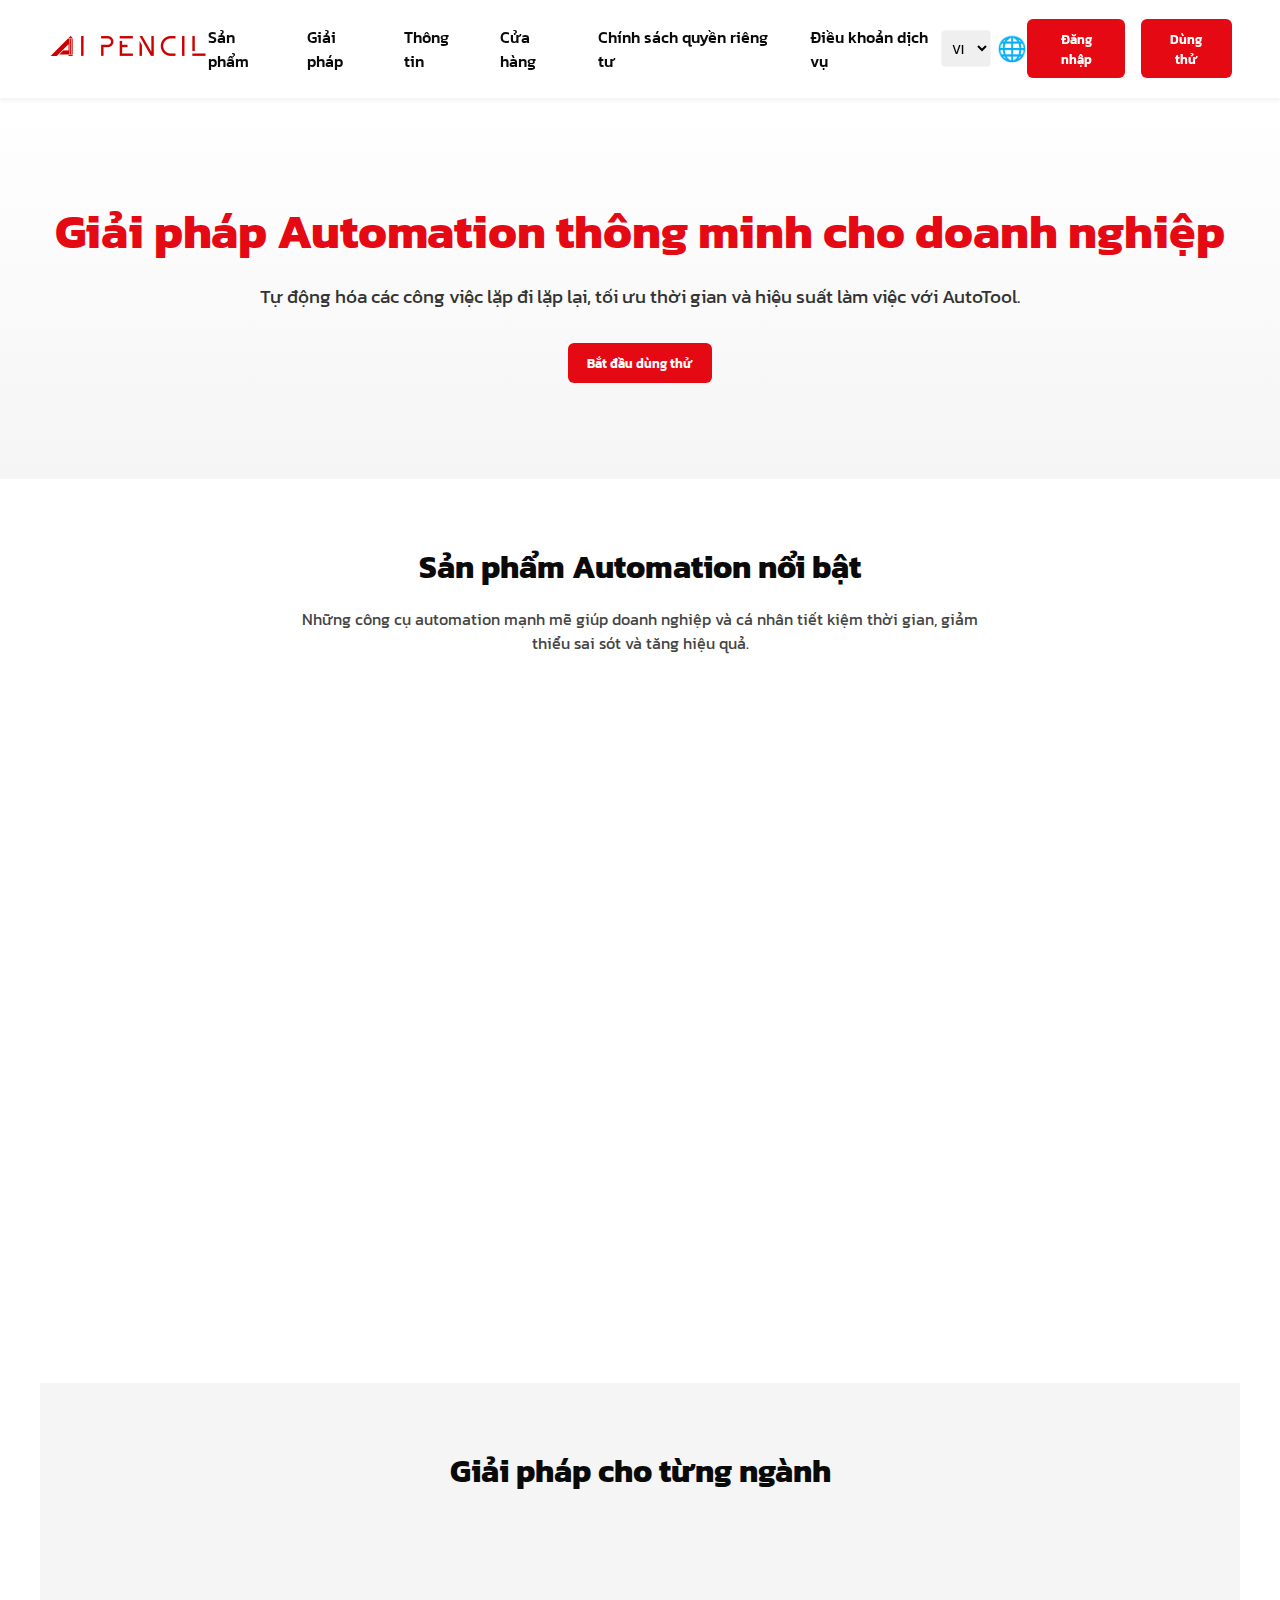
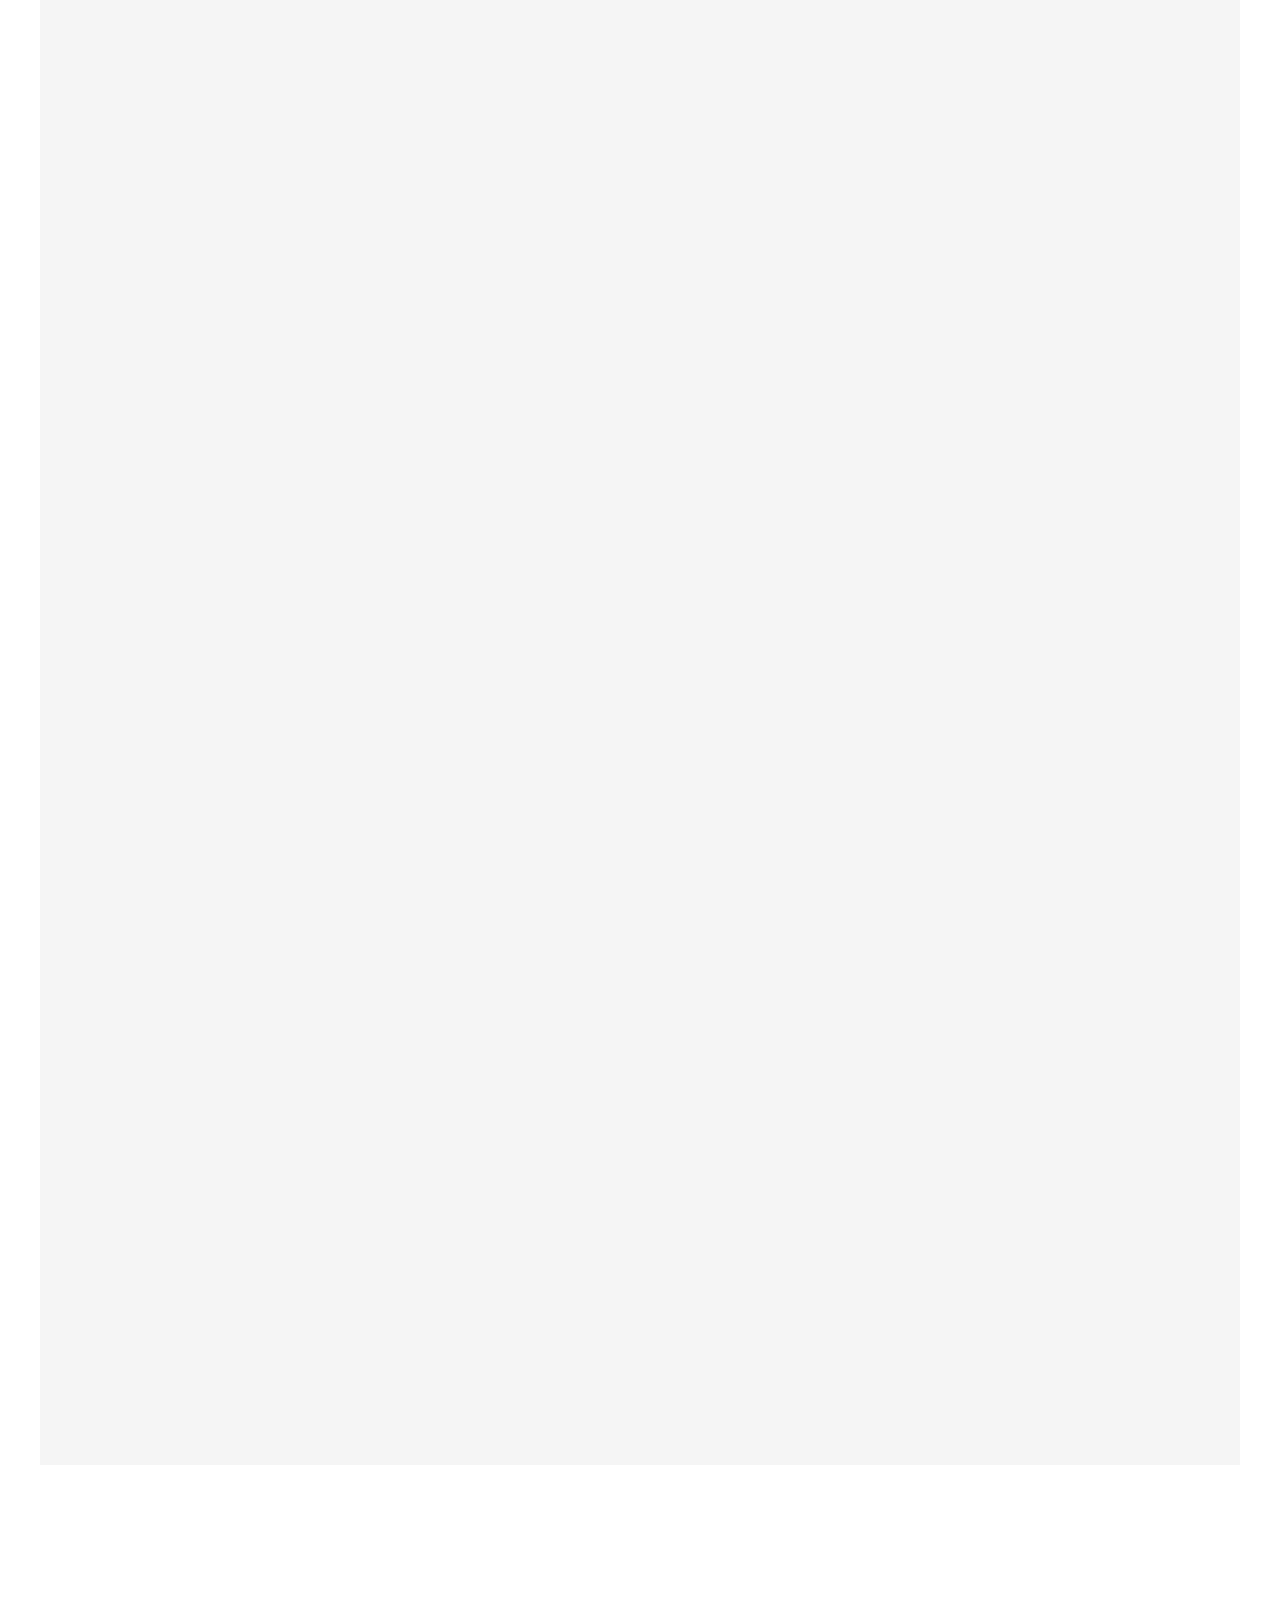
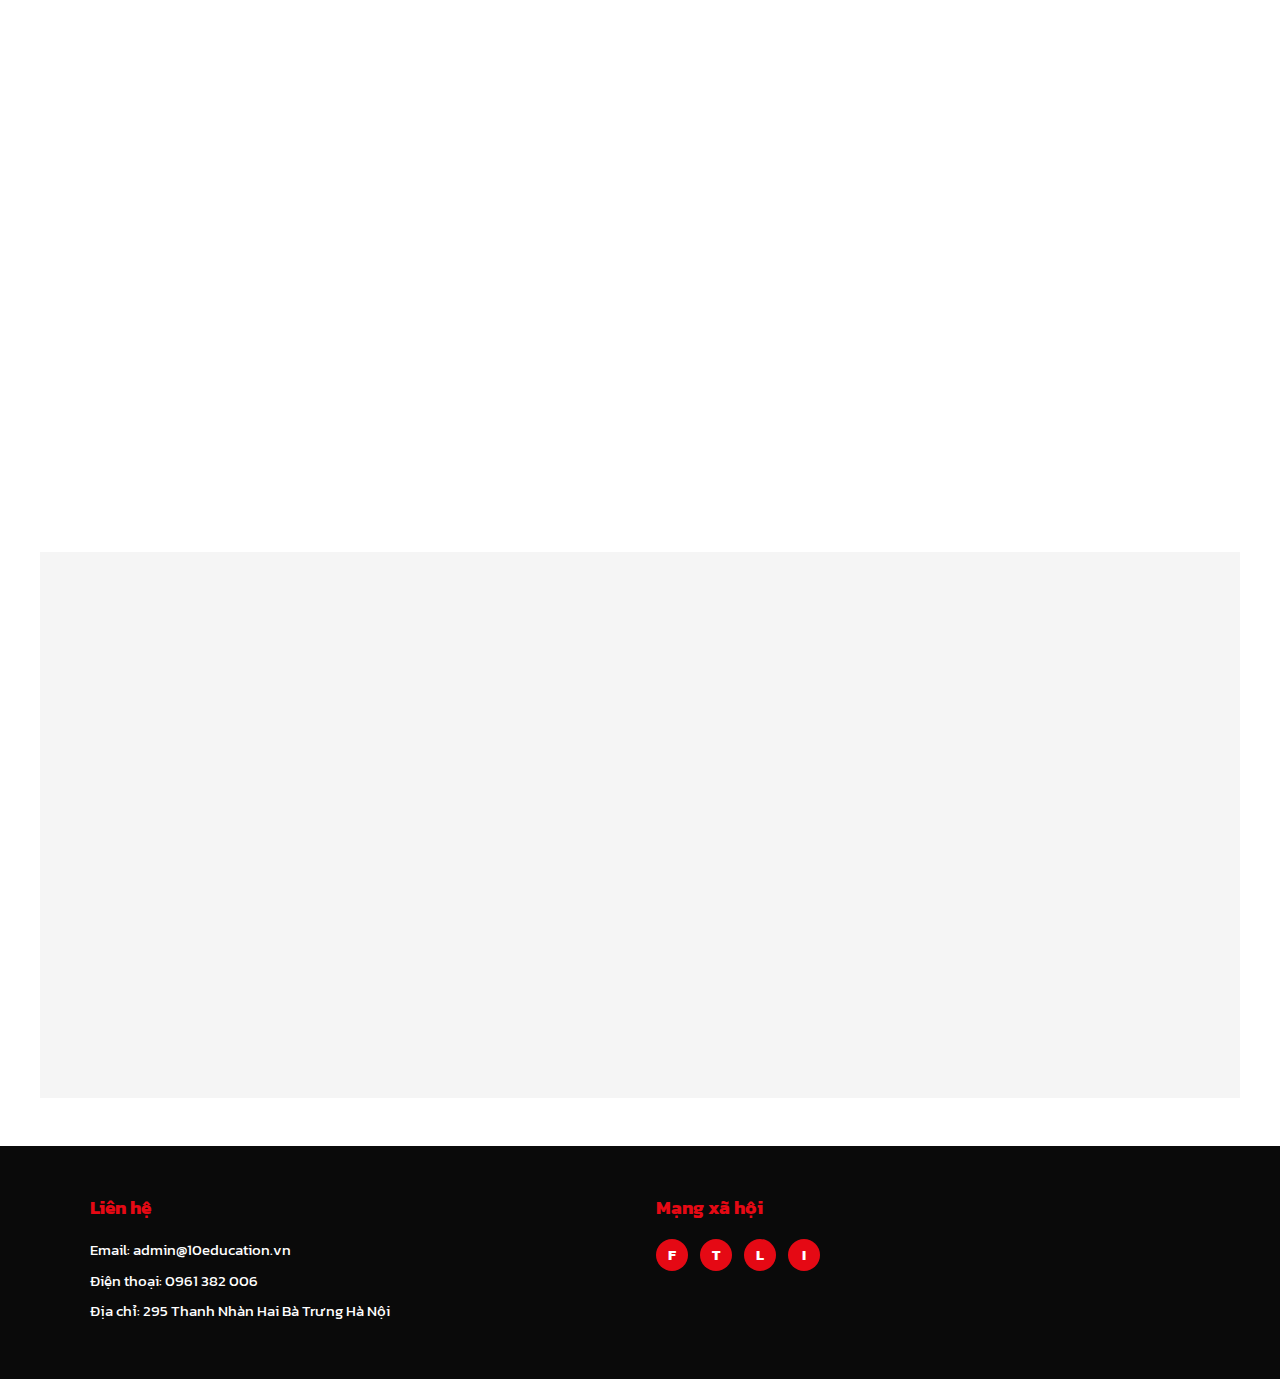
<file: index.html>
<!DOCTYPE html>
<html lang="vi">

<head>
  <link rel="stylesheet" href="css/index.css">
  <script src="js/index.js" defer></script>
  <link rel="preconnect" href="https://fonts.googleapis.com">
  <link rel="preconnect" href="https://fonts.gstatic.com" crossorigin>
  <link
    href="https://fonts.googleapis.com/css2?family=Kanit:ital,wght@0,100;0,200;0,300;0,400;0,500;0,600;0,700;0,800;0,900;1,100;1,200;1,300;1,400;1,500;1,600;1,700;1,800;1,900&display=swap"
    rel="stylesheet">
  <meta charset="UTF-8" />
  <meta name="viewport" content="width=device-width, initial-scale=1" />
  <link rel="icon" href="pictures/favicon.png" type="image/x-icon">
  <title>Trang Intro Automation</title>

</head>

<body>
  <header>
    <div class="logo">
      <img onclick="location.href='index.html'" src="pictures/logo.png" alt="x">
    </div>
    <nav>
      <ul>
        <li><a href="#products">Sản phẩm</a></li>
        <li><a href="#solutions">Giải pháp</a></li>
        <li><a href="#info">Thông tin</a></li>
        <li><a href="#store">Cửa hàng</a></li>
        <li><a href="#chatbox" onclick="location.href='policy.html'">Chính sách quyền riêng tư</a></li>
        <li><a href="#chatbox" onclick="location.href='term.html'">Điều khoản dịch vụ</a></li>
      </ul>
    </nav>
    <div class="language">
      <select title="Language">
        <option>VI</option>
        <option>EN</option>
      </select>
      <span>🌐</span>
    </div>
<div class="auth-buttons" id="authButtons">
  <!-- Khi chưa đăng nhập -->
  <button class="btn-red" id="loginBtn" onclick="location.href='login.html'">Đăng nhập</button>
  <button class="btn-red" id="tryBtn" onclick="location.href='signup.html'">Dùng thử</button>

  <!-- Khi đã đăng nhập -->
  <div id="userPanel" style="display: none;">
    👤 <span id="userEmail"></span>
    <button id="logoutBtn" class="btn-red" style="margin-left: 10px;">Đăng xuất</button>
  </div>
</div>

  </header>

  <section class="hero">
    <h1>Giải pháp Automation thông minh cho doanh nghiệp</h1>
    <p>Tự động hóa các công việc lặp đi lặp lại, tối ưu thời gian và hiệu suất làm việc với AutoTool.</p>
    <button class="btn-red" onclick="location.href='signup.html'">Bắt đầu dùng thử</button>
  </section>

 <section id="products" class="section animate-section">
  <h2>Sản phẩm Automation nổi bật</h2>
  <p>Những công cụ automation mạnh mẽ giúp doanh nghiệp và cá nhân tiết kiệm thời gian, giảm thiểu sai sót và tăng hiệu quả.</p>
  
  <div class="tools-grid">
    <div class="tool-cardproduct card-animate delay-0" style="background-image: url('pictures/tool_content.png');">
      <div class="card-content">
        <h3>Automation Ads</h3>
        <p>Tự động chạy quảng cáo trên đa nền tảng...</p>
      </div>
    </div>

    <div class="tool-cardproduct card-animate delay-1" style="background-image: url('pictures/tool_customer.png');">
      <div class="card-content">
        <h3>Automation Customers Services</h3>
        <p>Tự động hoá chăm sóc khách hàng...</p>
      </div>
    </div>

    <div class="tool-cardproduct card-animate delay-2" style="background-image: url('pictures/tool_content.png');">
      <div class="card-content">
        <h3>Automation Content</h3>
        <p>Tạo nội dung, đăng bài tự động hoá...</p>
      </div>
    </div>

    <div class="tool-cardproduct card-animate delay-3" style="background-image: url('pictures/tool_accountant.png');">
      <div class="card-content">
        <h3>Automation Accountant</h3>
        <p>Tự động nhập liệu hóa đơn...</p>
      </div>
    </div>

    <div class="tool-cardproduct card-animate delay-4" style="background-image: url('pictures/tool_ai_assistant.png');">
      <div class="card-content">
        <h3>AI Assistant</h3>
        <p>Trợ lý AI hỗ trợ công việc thông minh...</p>
      </div>
    </div>

    <div class="tool-cardproduct card-animate delay-5" style="background-image: url('pictures/tool_sales.png');">
      <div class="card-content">
        <h3>Automation Sales</h3>
        <p>Quản lý bán hàng tự động...</p>
      </div>
    </div>
  </div>
</section>

<section id="solutions" class="section" style="background: var(--gray);">
    <h2>Giải pháp cho từng ngành</h2>

    <div class="info-section">
      <div class="image"><img src="pictures/education.png" alt="Automation cho giáo dục" /></div>
      <div class="text">
        <h3>Giáo dục</h3>
        <p>Ứng dụng automation giúp tự động gửi thông báo, nhắc lịch học, thu thập điểm số và quản lý tài liệu cho giáo
          viên và học sinh.</p>
      </div>
    </div>

    <div class="info-section" style="flex-direction: row-reverse;">
      <div class="image"><img src="pictures/marketing.png" alt="Automation cho marketing" /></div>
      <div class="text">
        <h3>Marketing</h3>
        <p>Tự động hóa chiến dịch quảng cáo, gửi email marketing, quản lý tương tác khách hàng và phân tích dữ liệu
          chiến dịch.</p>
      </div>
    </div>

    <div class="info-section">
      <div class="image"><img src="pictures/finance.png" alt="Automation cho tài chính" /></div>
      <div class="text">
        <h3>Tài chính</h3>
        <p>Tự động thu thập báo cáo, xử lý giao dịch và giám sát chi phí giúp tăng độ chính xác và giảm thời gian xử lý
          tài chính.</p>
      </div>
    </div>

    <div class="info-section" style="flex-direction: row-reverse;">
      <div class="image"><img src="pictures/customerservice.png" alt="Automation chăm sóc khách hàng" /></div>
      <div class="text">
        <h3>Chăm sóc khách hàng</h3>
        <p>Chatbot tự động, trả lời nhanh và phân loại yêu cầu giúp nâng cao trải nghiệm khách hàng và giảm tải nhân
          viên.</p>
      </div>
    </div>
  </section>

  <section id="info" class="section">
    <h2 class="animate from-top">Thông tin & Tin tức</h2>
    <p class="animate from-left">Cập nhật những bài viết, hội thảo và kiến thức mới nhất về công nghệ automation và cách ứng dụng thực tế.</p>

    <div class="tools-grid">
      <div class="tool-card animate from-left">
        <img src="pictures/animation1.png" alt="Hội thảo automation" />
        <h3>Hội thảo trực tuyến về Automation</h3>
        <p>Tham gia các webinar chuyên sâu về xu hướng và công nghệ automation mới nhất.</p>
      </div>
      <div class="tool-card animate from-down">
        <img src="pictures/animation2.png" alt="Tin tức automation" />
        <h3>Tin tức công nghệ Automation</h3>
        <p>Đón đọc các bài viết cập nhật về ứng dụng robot và tự động hóa trong nhiều lĩnh vực.</p>
      </div>
      <div class="tool-card animate from-right">
        <img src="pictures/animation3.png" alt="Hướng dẫn sử dụng" />
        <h3>Hướng dẫn sử dụng AutoTool</h3>
        <p>Tài liệu chi tiết và video hướng dẫn giúp bạn làm quen nhanh với các công cụ automation.</p>
      </div>
    </div>
  </section>

  <section id="store" class="section" style="background: var(--gray);">
    <h2 class="animate from-top">Cửa hàng & Gói dịch vụ</h2>
    <p class="animate from-right">Chọn gói dịch vụ phù hợp để trải nghiệm và nâng cao hiệu quả công việc của bạn với AutoTool.</p>
    <div class="tools-grid">
      <div class="tool-card animate from-left">
        <h3>Gói Dùng thử miễn phí</h3>
        <p>Trải nghiệm đầy đủ tính năng trong 7 ngày miễn phí.</p>
        <ul>
          <li>Tự động điền form</li>
          <li>Bot chat Facebook và Zalo</li>
          <li>Tự động đăng bài Facebook</li>
        </ul>
        <p class="price"><strong>Giá:</strong> <span class="price-highlight">Miễn phí</span></p>
      </div>
      <div class="tool-card animate from-top">
        <h3>Gói Cơ bản</h3>
        <p>Dành cho cá nhân và doanh nghiệp vừa nhỏ.</p>
        <ul>
          <li>Tất cả tính năng dùng thử</li>
          <li>Hỗ trợ Email & Chat</li>
          <li>Quản lý đa kênh đơn giản</li>
        </ul>
        <p class="price"><strong>Giá:</strong> <span class="price-highlight">199,000 VNĐ/tháng</span></p>
      </div>
      <div class="tool-card animate from-right">
        <h3>Gói Nâng cao</h3>
        <p>Phù hợp với doanh nghiệp vừa và lớn cần tự động hóa sâu rộng.</p>
        <ul>
          <li>Tích hợp CRM</li>
          <li>Phân tích & Báo cáo nâng cao</li>
          <li>Hỗ trợ ưu tiên 24/7</li>
        </ul>
        <p class="price"><strong>Giá:</strong> <span class="price-highlight">599,000 VNĐ/tháng</span></p>
      </div>
    </div>
  </section>

  <footer>
    <div class="footer-container">
      <div class="footer-section">
        <h4>Liên hệ</h4>
        <p>Email: admin@10education.vn</p>
        <p>Điện thoại: 0961 382 006</p>
        <p>Địa chỉ: 295 Thanh Nhàn Hai Bà Trưng Hà Nội</p>
      </div>
      <div class="footer-section">
        <h4>Mạng xã hội</h4>
        <div class="social-icons">
          <a href="#" aria-label="Facebook">F</a>
          <a href="#" aria-label="Twitter">T</a>
          <a href="#" aria-label="LinkedIn">L</a>
          <a href="#" aria-label="Instagram">I</a>
        </div>
      </div>
    </div>
  </footer>

  <script>
  document.addEventListener("DOMContentLoaded", function () {
    const section = document.querySelector('.animate-section');
    const cards = section.querySelectorAll('.card-animate');

    const observer = new IntersectionObserver((entries) => {
      entries.forEach(entry => {
        if (entry.isIntersecting) {
          section.classList.add('visible');

          cards.forEach(card => {
            // Reset animation
            card.style.animation = 'none';
            card.offsetHeight; // trigger reflow
            card.style.animation = '';
            card.style.animationPlayState = 'running';
          });

        } else {
          section.classList.remove('visible');
          cards.forEach(card => {
            card.style.animationPlayState = 'paused';
            card.style.opacity = 0;
            card.style.transform = 'translateY(40px)';
          });
        }
      });
    }, { threshold: 0.4 });

    if (section) {
      observer.observe(section);
    }

    const sections = document.querySelectorAll(".info-section");

    const observer1 = new IntersectionObserver((entries) => {
      entries.forEach(entry => {
        const el = entry.target;
        if (entry.isIntersecting) {
          const isReversed = getComputedStyle(el).flexDirection === "row-reverse";
          el.classList.remove("visible-left", "visible-right"); // reset class nếu cần
          el.classList.add(isReversed ? "visible-right" : "visible-left");
        } else {
          el.classList.remove("visible-left", "visible-right"); // reset để cho chạy lại nếu cuộn lại
        }
      });
    }, { threshold: 0.3 });

    sections.forEach(section => observer1.observe(section));

    const observer2 = new IntersectionObserver(
    (entries) => {
      entries.forEach((entry) => {
        if (entry.isIntersecting) {
          entry.target.classList.add("active");
        } else {
          // Khi phần tử ra khỏi vùng nhìn thì gỡ lớp active đi => cho phép chạy lại hiệu ứng khi scroll trở lại
          entry.target.classList.remove("active");
        }
      });
    },
    { threshold: 0.3 }
  );

  document.querySelectorAll(".animate").forEach((el) => observer2.observe(el));

  });
</script>


</body>

</html>
</file>
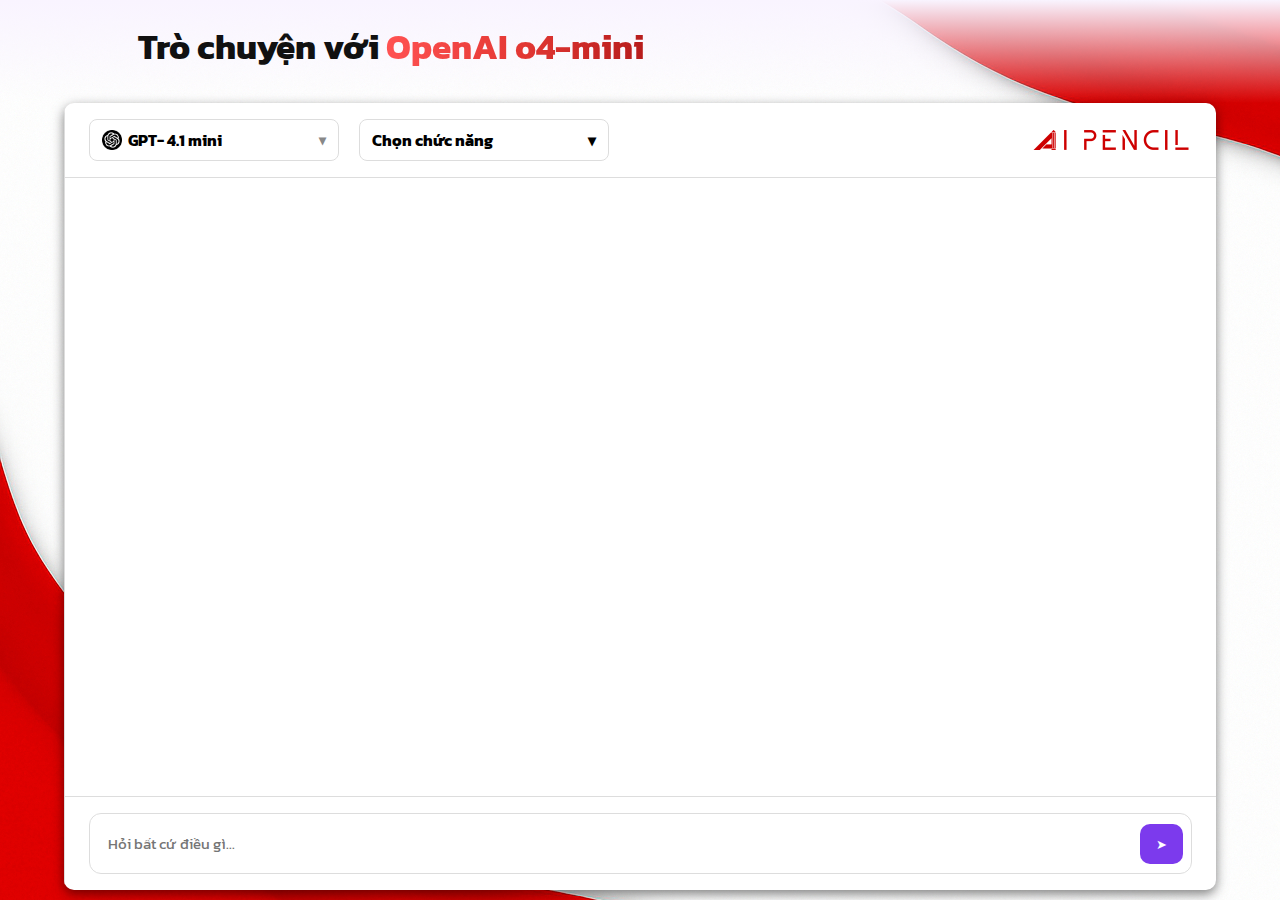
<file: chatbox.html>
<!DOCTYPE html>
<html lang="vi">

<head>
  <link rel="stylesheet" href="css/chatbox.css">
  <script src="js/chatbox.js" defer></script>
  <link rel="preconnect" href="https://fonts.googleapis.com">
  <link rel="preconnect" href="https://fonts.gstatic.com" crossorigin>
  <link
    href="https://fonts.googleapis.com/css2?family=Kanit:ital,wght@0,100;0,200;0,300;0,400;0,500;0,600;0,700;0,800;0,900;1,100;1,200;1,300;1,400;1,500;1,600;1,700;1,800;1,900&display=swap"
    rel="stylesheet">
  <meta charset="UTF-8" />
  <meta name="viewport" content="width=device-width, initial-scale=1.0" />
  <link rel="icon" href="pictures/favicon.png" type="image/x-icon">
  <title>Chat UI</title>

</head>

<body>
  <div class="hero-section">
    <h1 class="title-chat" id="chatTitle">Trò chuyện với <span class="highlight">OpenAI o4-mini</span></h1>
  </div>
  <div class="chat-container">
    <div class="history-panel collapsed" id="historyPanel">
      <div class="history-header" onclick="toggleHistory()">Lịch sử</div>
      <ul id="historyList" class="history-list"></ul>
    </div>
    <div class="chat-wrapper">

    <div class="chat-header">
      <div class="model-dropdown">
        <div class="selected-model" id="modelToggle">
          <span id="selectedModel">
            <img src="pictures/chatgpt.png" alt="GPT" />
            GPT- 4.1 mini
          </span>
          <span class="dropdown-arrow">&#9662;</span>
        </div>
        <ul class="model-options" id="modelOptions">
          <li onclick="selectModel('GPT-4.1 mini', 'pictures/chatgpt.png')">
            <img src="pictures/chatgpt.png" /> GPT- 4.1 mini
          </li>
          <li onclick="selectModel('GPT o3', 'pictures/chatgpt.png')">
            <img src="pictures/chatgpt.png" /> GPT o3
          </li>
          <li onclick="selectModel('GPT 4o', 'pictures/chatgpt.png')">
            <img src="pictures/chatgpt.png" /> GPT 4o
          </li>
          <li onclick="selectModel('GPT-4.1 mini', 'pictures/chatgpt.png')">
            <img src="pictures/chatgpt.png" /> GPT 4o - mini
          </li>
          <li onclick="selectModel('DeepSeek Chat', 'pictures/deepseek.png')">
            <img src="pictures/deepseek.png" /> DeepSeek Chat
          </li>
          <li onclick="selectModel('DeepSeek Reasoning', 'pictures/deepseek.png')">
            <img src="pictures/deepseek.png" /> DeepSeek Reasoning
          </li>
          <li onclick="selectModel('Claude Haiku 3', 'pictures/claude.png')">
            <img src="pictures/claude.png" /> Claude Haiku 3
          </li>
          <li onclick="selectModel('Claude Sonnet 4', 'pictures/claude.png')">
            <img src="pictures/claude.png" /> Claude Sonnet 4
          </li>
          <li onclick="selectModel('Claude Opus 3', 'pictures/claude.png')">
            <img src="pictures/claude.png" /> Claude Opus 3
          </li>
          <li onclick="selectModel('Gemini 1.5', 'pictures/gemini.png')">
            <img src="pictures/gemini.png" /> Gemini 1.5
          </li>
          <li onclick="selectModel('Gemini 2.0', 'pictures/gemini.png')">
            <img src="pictures/gemini.png" /> Gemini 2.0
          </li>
        </ul>
      </div>

      <div class="multi-dropdown" id="multiDropdown">
        <div class="multi-selected" id="multiToggle">
          <span id="multiDisplay">Chọn chức năng</span>
          <span class="dropdown-arrow">&#9662;</span>
        </div>
        <ul class="multi-options" id="multiOptions">
          <li><label><input type="checkbox" value="Search" /> <span>Search</span></label></li>
          <li><label><input type="checkbox" value="Learn" /> <span>Learn</span></label></li>

        </ul>
      </div>

      <img class="logo" onclick="location.href='index.html'" src="pictures/logo.png">
      <input type="hidden" id="ai-model" value="GPT-4.1 mini" />
    </div>

    <div class="chat-body" id="chat-body"></div>

    <div class="chat-footer">
      <div class="chat-input-area">
        <input type="text" placeholder="Hỏi bất cứ điều gì..." id="chatInput" />
        <button onclick="sendMessage()">➤</button>
      </div>
    </div>
    </div>
  </div>


</body>

</html>
</file>
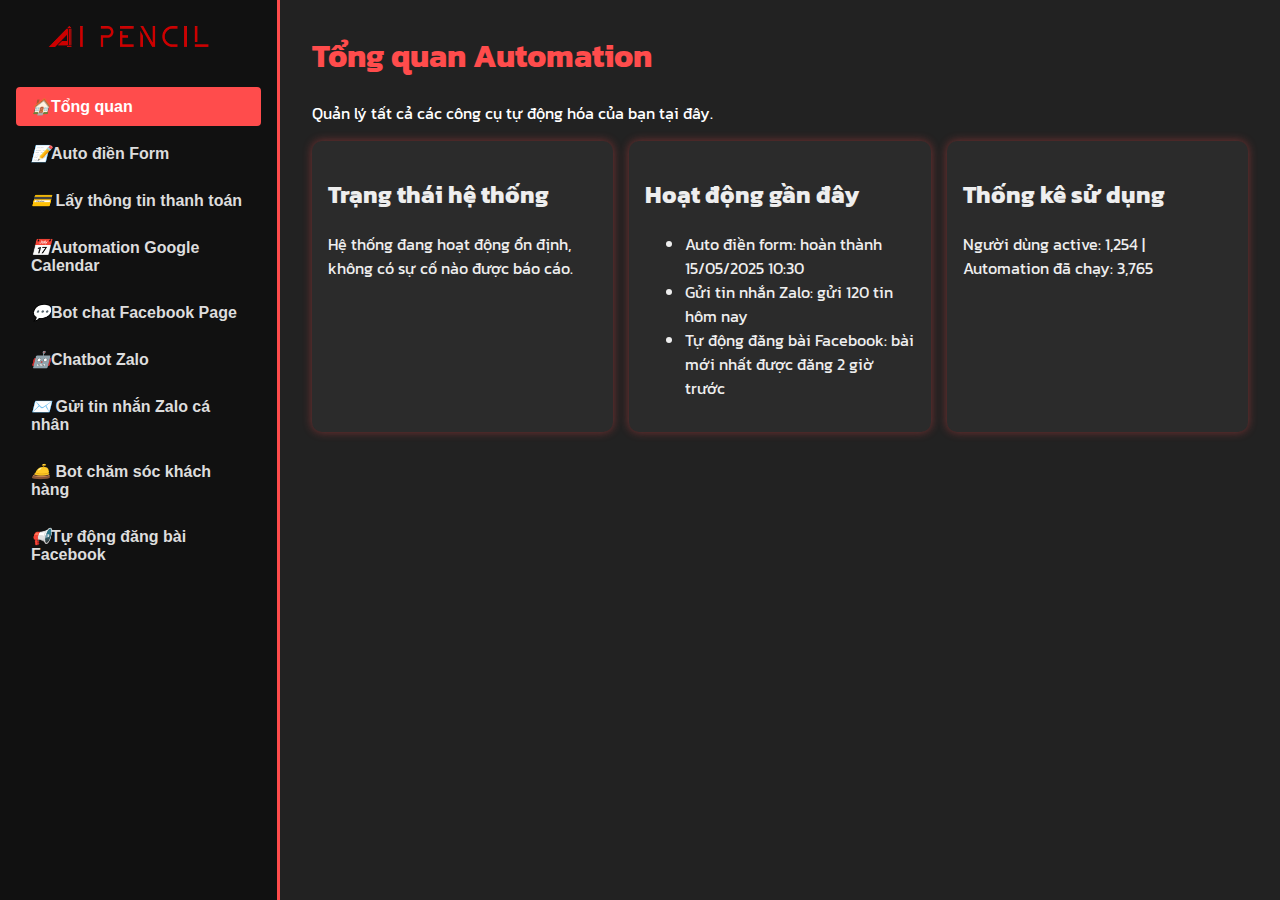
<file: dashboard.html>
<!DOCTYPE html>
<html lang="vi">
<head>
  <link rel="stylesheet" href="css/dashboard.css">
  <script src="js/dashboard.js" defer></script>
   <link rel="preconnect" href="https://fonts.googleapis.com">
  <link rel="preconnect" href="https://fonts.gstatic.com" crossorigin>
  <link href="https://fonts.googleapis.com/css2?family=Kanit:ital,wght@0,100;0,200;0,300;0,400;0,500;0,600;0,700;0,800;0,900;1,100;1,200;1,300;1,400;1,500;1,600;1,700;1,800;1,900&display=swap" rel="stylesheet">
  <meta charset="UTF-8" />
  <meta name="viewport" content="width=device-width, initial-scale=1" />
  <link rel="icon" href="pictures/favicon.png" type="image/x-icon">
  <title>Dashboard Automation</title>
  
</head>
<body>
  <div class="container">
    <nav class="sidebar" aria-label="Main Navigation">
      <img class="logo" src="pictures/logo.png" onclick="location.href='index.html'">
      <ul>
        <li><button class="tab-button active" data-tab="overview"><i>🏠</i>Tổng quan</button></li>
        <li><button class="tab-button" data-tab="autofill"><i>📝</i>Auto điền Form</button></li>
        <li><button class="tab-button" data-tab="payment-info"><i>💳</i> Lấy thông tin thanh toán</button></li>
        <li><button class="tab-button" data-tab="calendar"><i>📅</i>Automation Google Calendar</button></li>
        <li><button class="tab-button" data-tab="fb-bot"><i>💬</i>Bot chat Facebook Page</button></li>
        <li><button class="tab-button" data-tab="zalo-bot"><i>🤖</i>Chatbot Zalo</button></li>
        <li><button class="tab-button" data-tab="zalo-msg"><i>✉️</i> Gửi tin nhắn Zalo cá nhân</button></li>
        <li><button class="tab-button" data-tab="customer-care"><i>🛎️</i> Bot chăm sóc khách hàng</button></li>
        <li><button class="tab-button" data-tab="fb-post"><i>📢</i>Tự động đăng bài Facebook</button></li>
      </ul>
    </nav>

    <main class="content" id="mainContent" tabindex="0" aria-live="polite" aria-atomic="true">
      <!-- Nội dung tab sẽ hiện ra đây -->
    </main>
  </div>

  
</body>
</html>
</file>
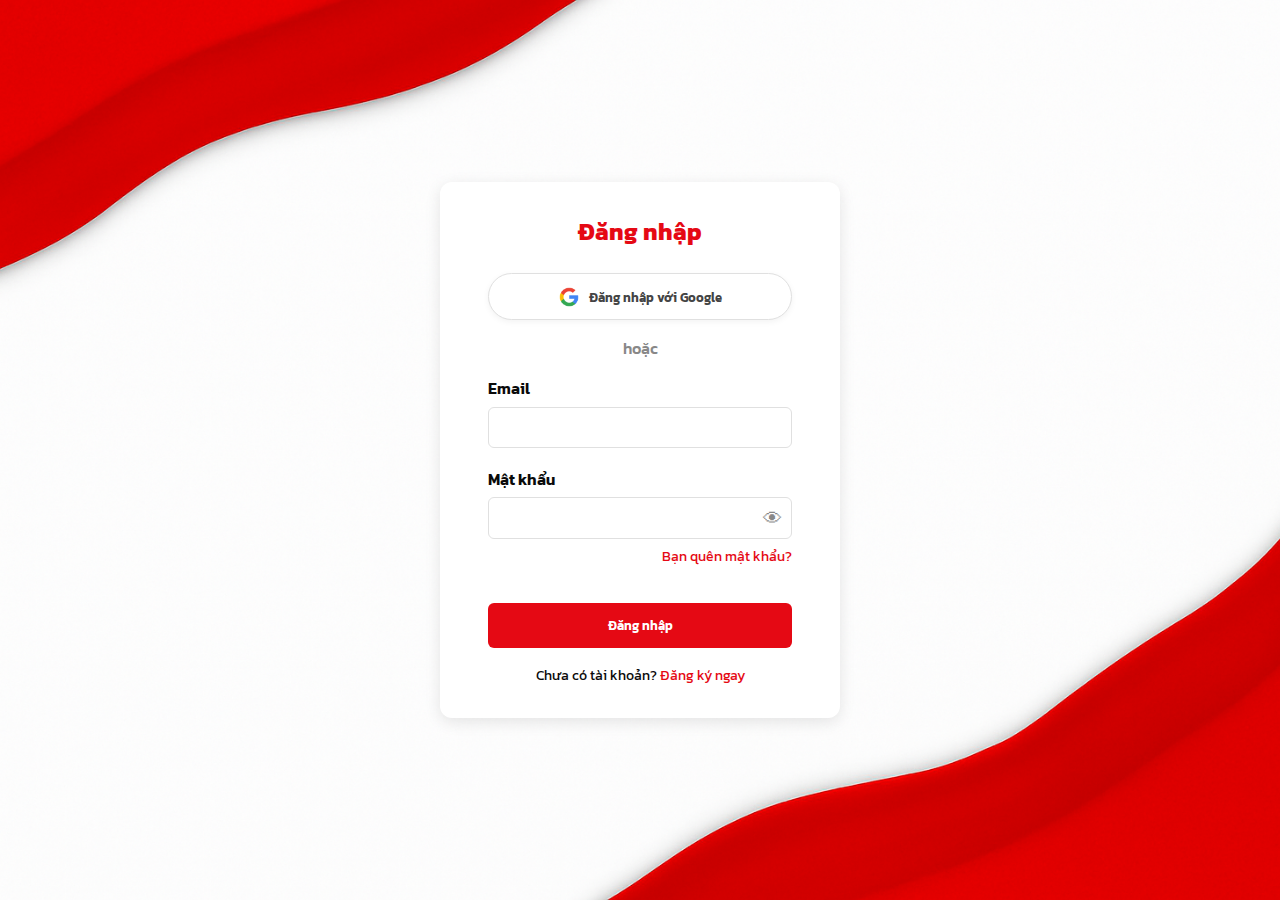
<file: login.html>
<!DOCTYPE html>
<html lang="vi">
<head>
  <link rel="stylesheet" href="css/login.css">
  <script src="js/login.js" defer></script>
   <link rel="preconnect" href="https://fonts.googleapis.com">
  <link rel="preconnect" href="https://fonts.gstatic.com" crossorigin>
  <link href="https://fonts.googleapis.com/css2?family=Kanit:ital,wght@0,100;0,200;0,300;0,400;0,500;0,600;0,700;0,800;0,900;1,100;1,200;1,300;1,400;1,500;1,600;1,700;1,800;1,900&display=swap" rel="stylesheet">
  <meta charset="UTF-8" />
  <meta name="viewport" content="width=device-width, initial-scale=1.0" />
  <link rel="icon" href="pictures/favicon.png" type="image/x-icon">
  <title>Đăng nhập</title>
  
  
</head>
<body>
  <div class="login-container" id="loginContainer">
    <h2>Đăng nhập</h2>


    <!-- Google Login Button -->
      <button class="google-btn" type="button" onclick="loginWithGoogle()">
        <img src="pictures/google.png" alt="Google" />
        Đăng nhập với Google
      </button>

      <!-- OR text -->
      <div class="or-separator">hoặc</div>



    <form id="loginForm">
      <div class="form-group">
        <label for="email">Email</label>
        <input type="email" id="email" name="email" required />
      </div>

      <div class="form-group password-group">
      <label for="password">Mật khẩu</label>
      <div class="password-wrapper">
      <input type="password" id="password" name="password" required />
      <span id="togglePassword" class="toggle-password">👁</span>
      </div>
      <div class="forgot-password">
        <a href="#">Bạn quên mật khẩu?</a>
      </div>
    </div>

      <button class="btn-red" type="submit">Đăng nhập</button>
        <p id="errorMsg" style="color: red; margin-top: 0.5rem;"></p>

    </form>
    <div class="bottom-text">
      Chưa có tài khoản? <a href="signup.html">Đăng ký ngay</a>
    </div>
  </div>
</body>
</html>
</file>
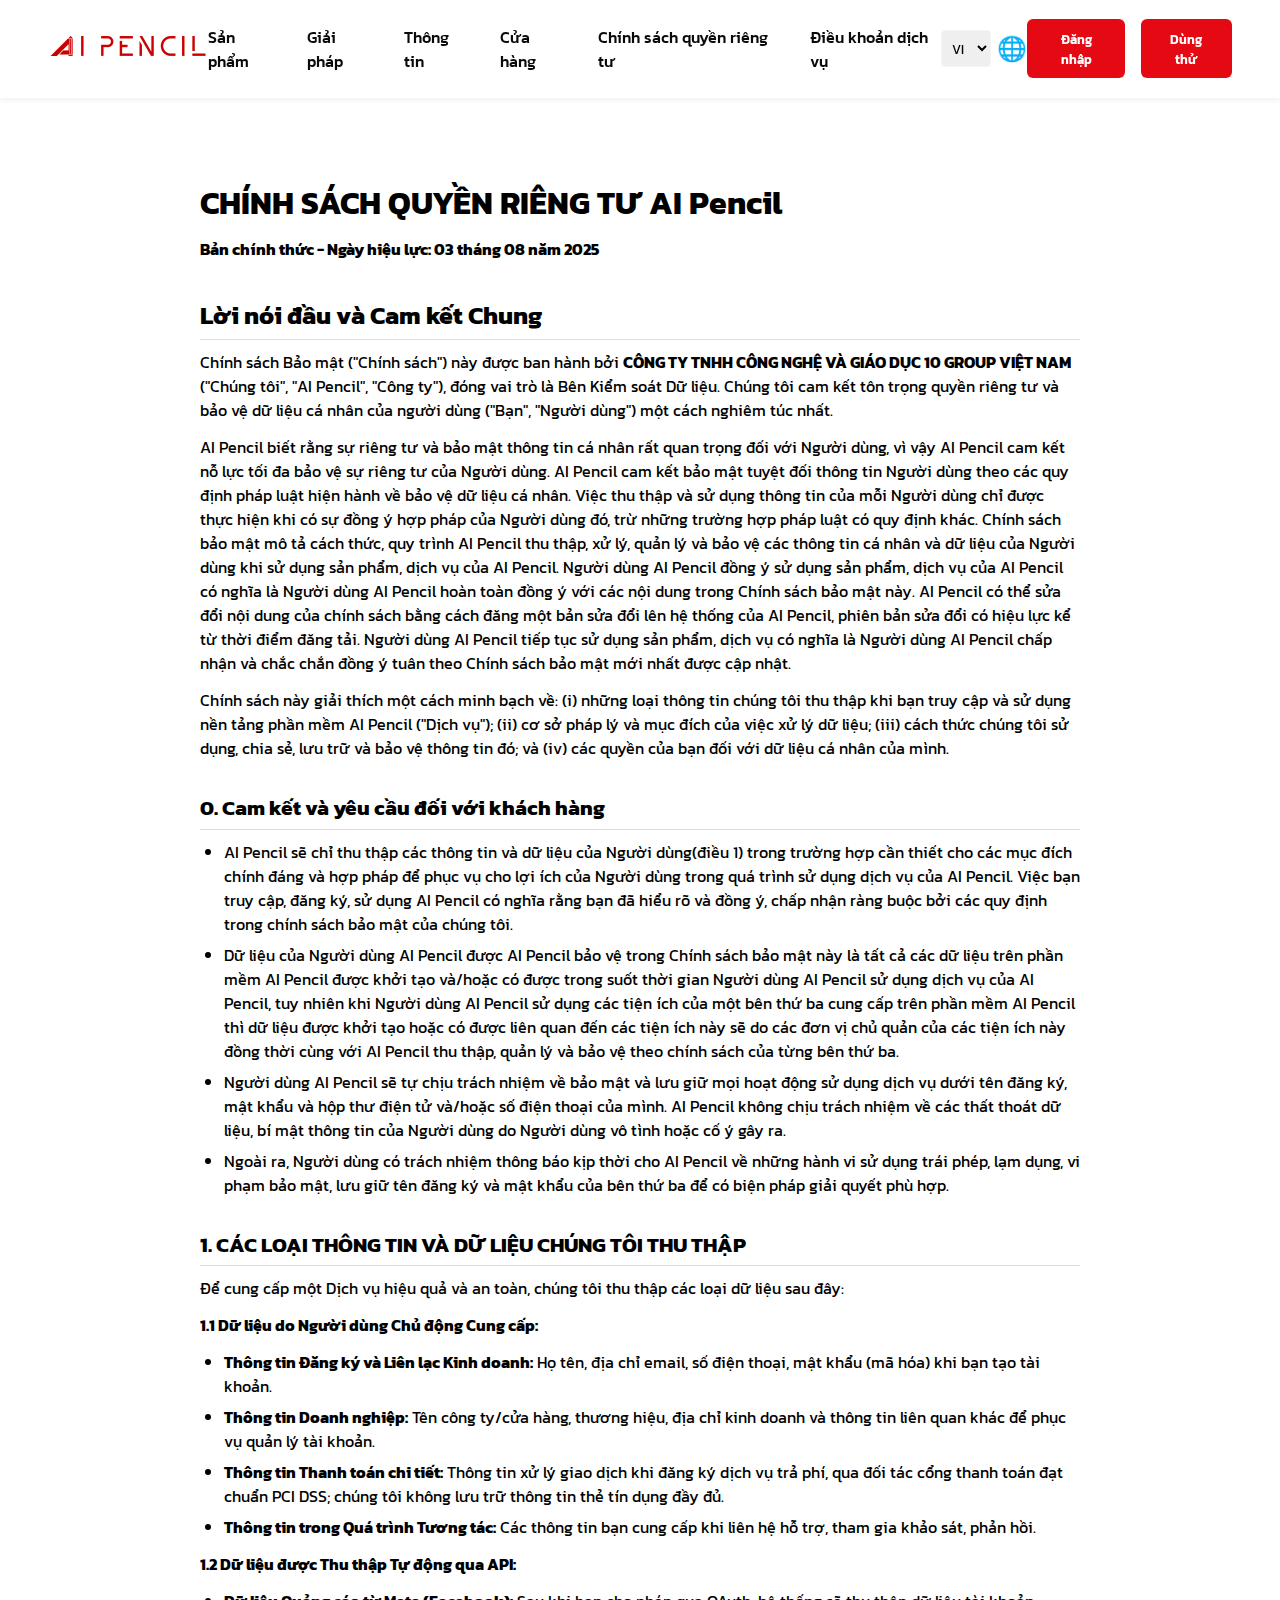
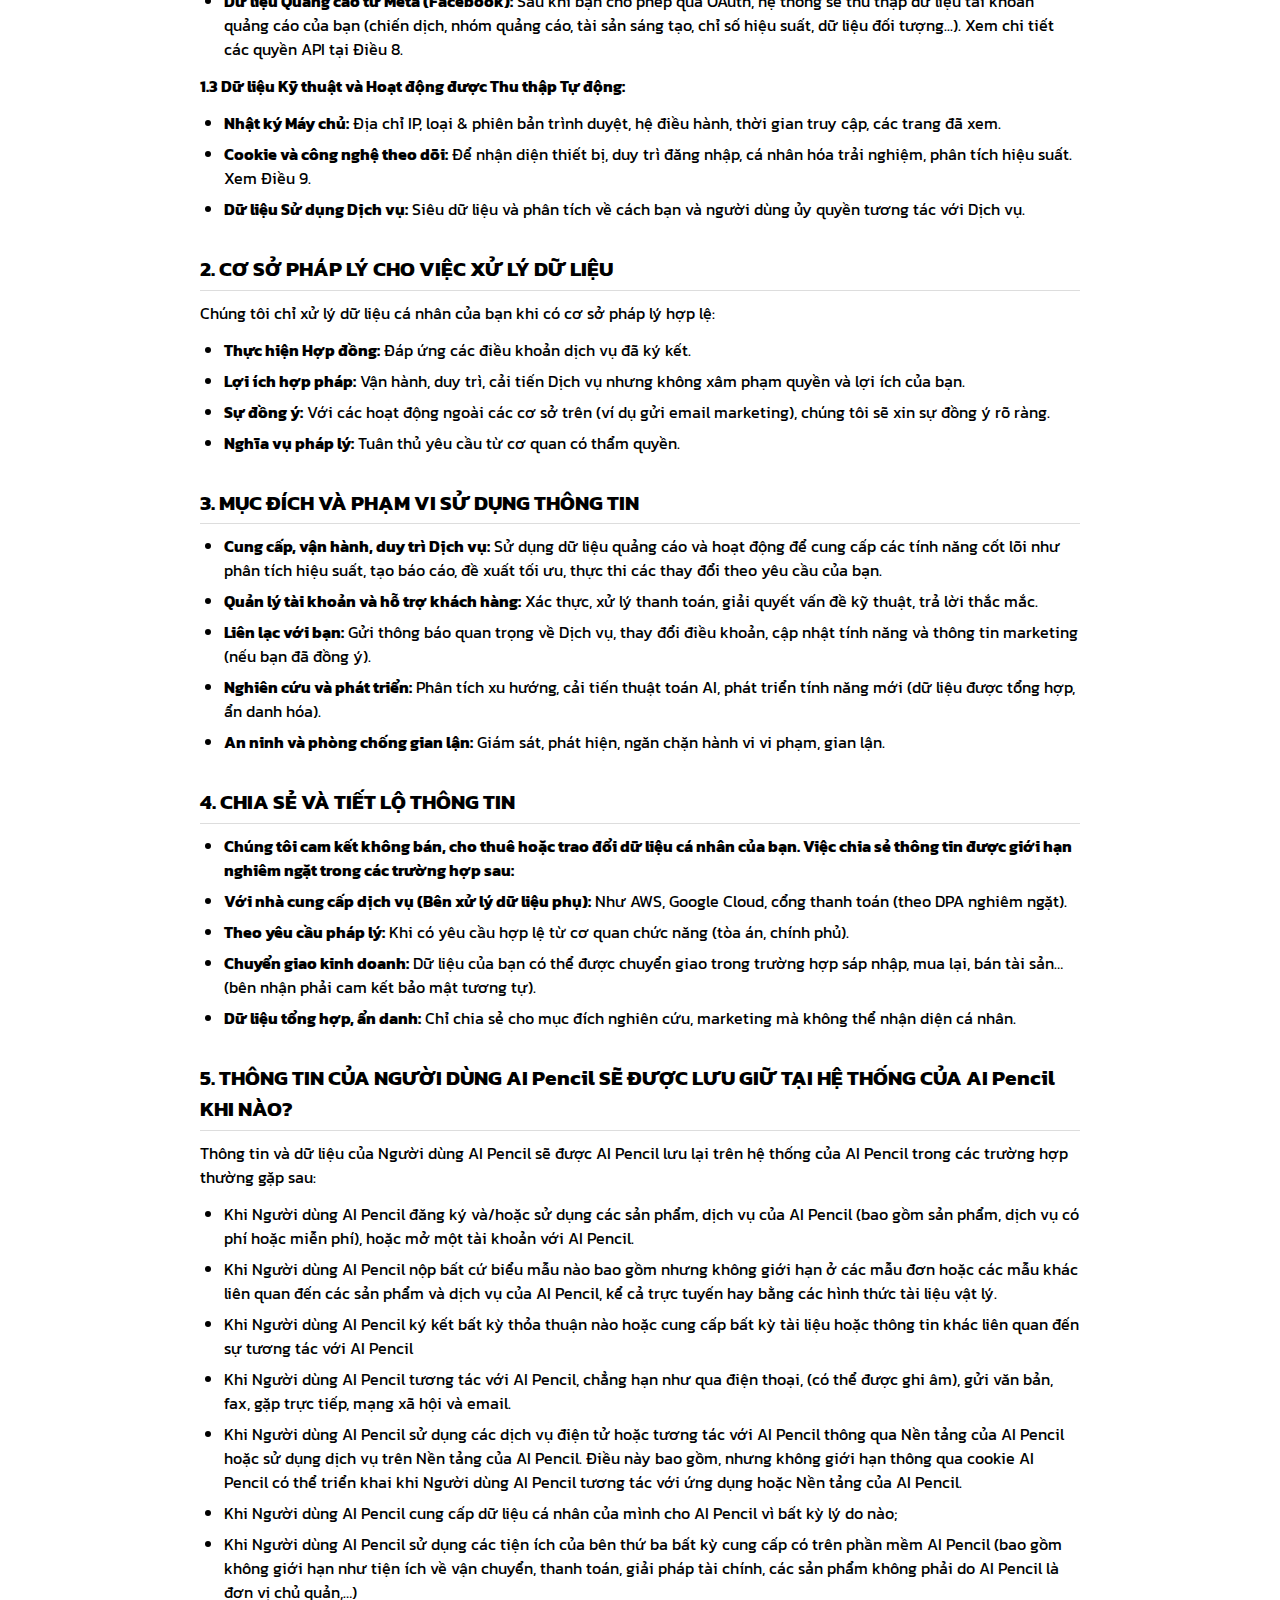
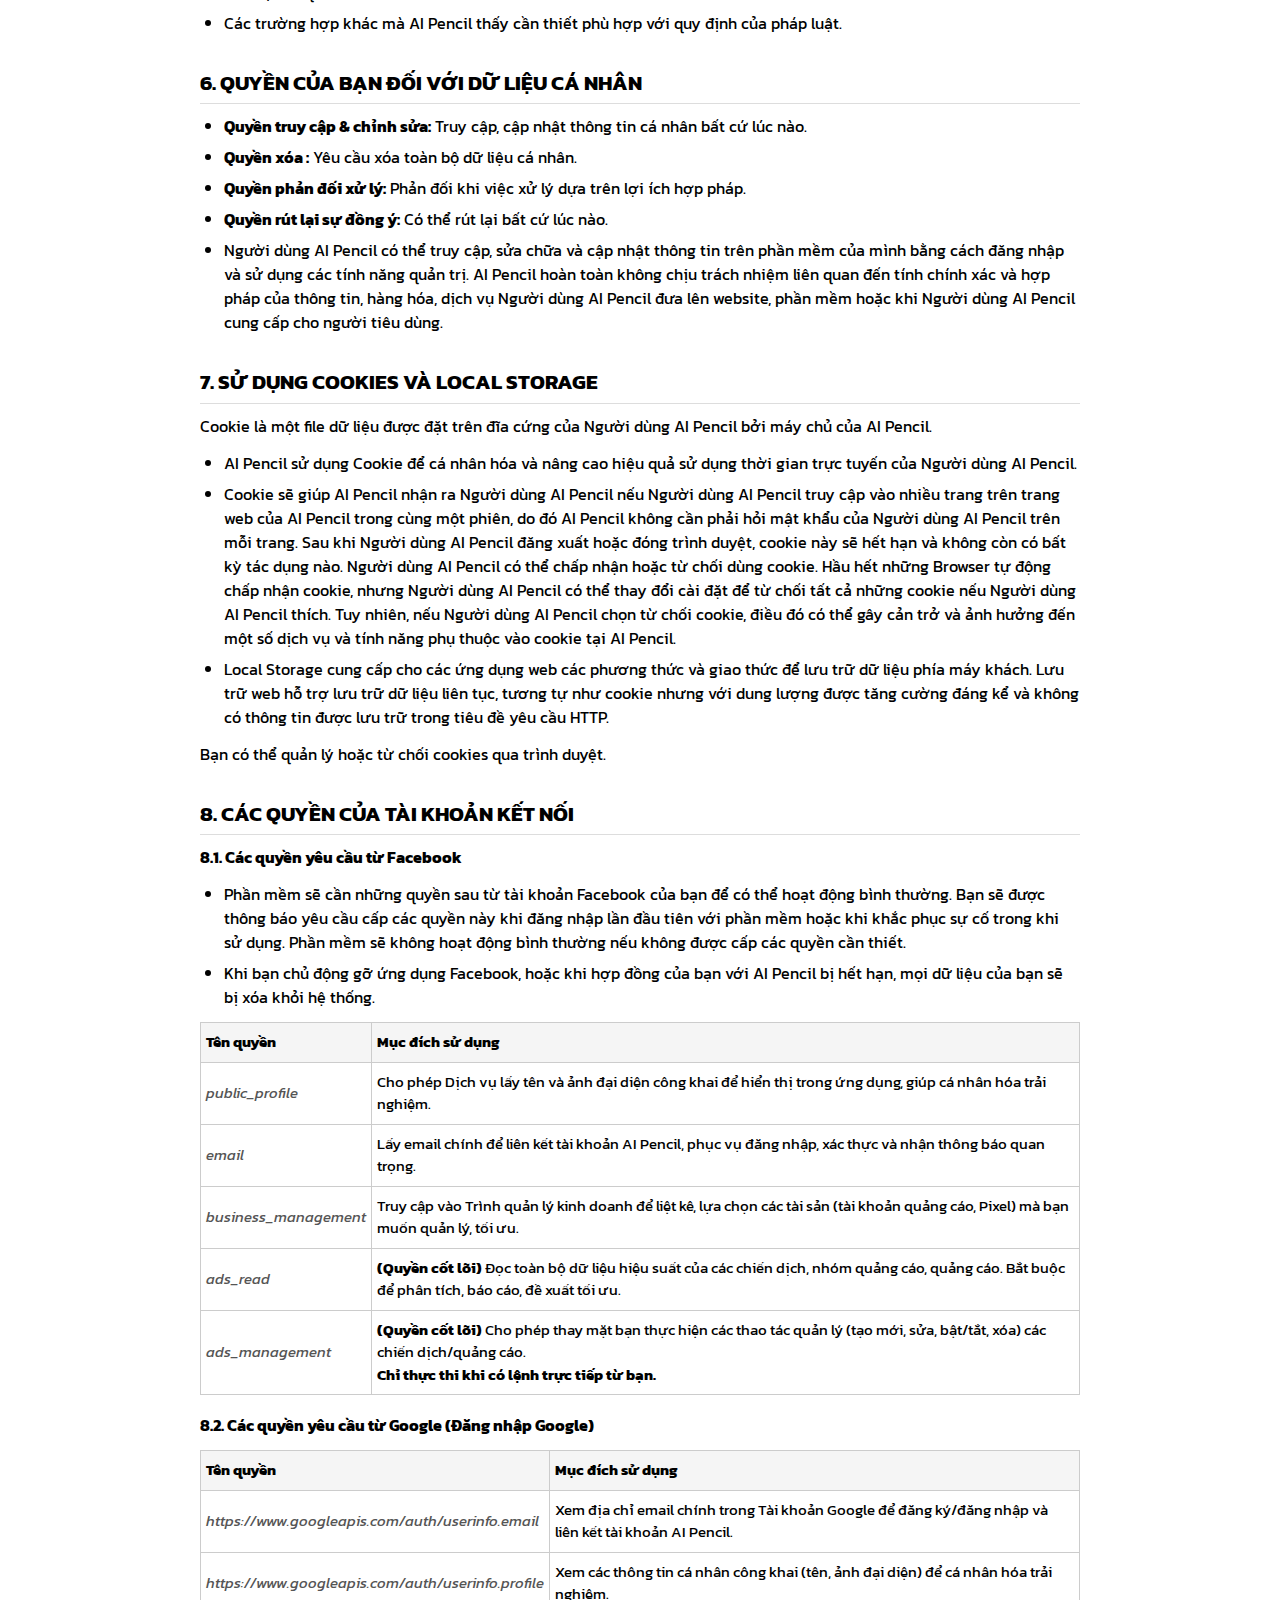
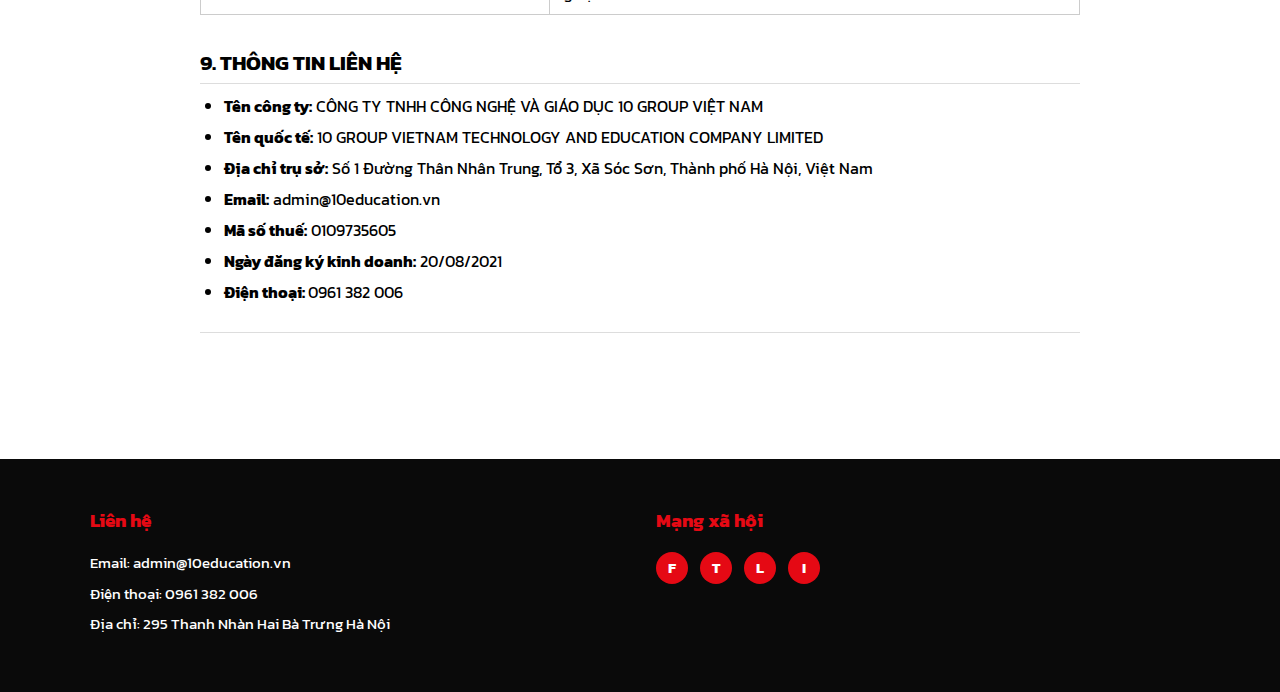
<file: policy.html>
<!DOCTYPE html>
<html lang="vi">

<head>
  <meta charset="UTF-8">
  <meta name="viewport" content="width=device-width, initial-scale=1" />
  <title>Chính sách quyền riêng tư AI Pencil</title>
  <link rel="stylesheet" href="css/index.css">
  <script src="js/index.js" defer></script>
  <link rel="preconnect" href="https://fonts.googleapis.com">
  <link rel="preconnect" href="https://fonts.gstatic.com" crossorigin>
  <link href="https://fonts.googleapis.com/css2?family=Kanit:wght@400;700&family=Roboto:wght@400;700&display=swap"
    rel="stylesheet">
  <link rel="icon" href="pictures/favicon.png" type="image/x-icon">
  <style>
    .policy-container {
      max-width: 900px;
      margin: 0 auto;
      padding: 40px 10px 50px 10px;
      background: #fff;
      color: #000;
      font-family: Roboto, Arial, sans-serif;
    }

    .policy-container h1 {
      font-size: 32px;
      font-weight: bold;
      margin-bottom: 10px;
      margin-top: 40px;
      text-align: left;
    }

    .policy-container h2,
    .policy-container h3 {
      font-size: 21px;
      font-weight: bold;
      margin-top: 32px;
      margin-bottom: 10px;
      text-align: left;
      border-bottom: 1px solid #ddd;
      padding-bottom: 5px;
    }

    .policy-container h2 {
      font-size: 25px;
      margin-top: 36px;
    }

    .policy-container p {
      margin-bottom: 13px;
      text-align: left;
    }

    .policy-container ul,
    .policy-container ol {
      padding-left: 24px;
      margin-bottom: 13px;
    }

    .policy-container li {
      margin-bottom: 7px;
      text-align: left;
    }

    .policy-container hr {
      border: none;
      border-top: 1px solid #ddd;
      margin: 28px 0;
    }

    .policy-container strong {
      font-weight: bold;
    }

    .policy-container table {
      width: 100%;
      border-collapse: collapse;
      margin-bottom: 18px;
      font-size: 15px;
    }

    .policy-container table th,
    .policy-container table td {
      border: 1px solid #ccc;
      padding: 8px 5px;
      text-align: left;
    }

    .policy-container table th {
      background: #f5f5f5;
      font-weight: bold;
    }

    .policy-container code {
      font-family: "Consolas", monospace;
      background: #f6f6f6;
      padding: 1px 4px;
      border-radius: 2px;
    }

    .policy-container em {
      color: #555;
    }
  </style>
</head>

<body>
  <!-- HEADER giữ nguyên -->
  <header>
    <div class="logo">
      <img onclick="location.href='index.html'" src="pictures/logo.png" alt="x">
    </div>
    <nav>
      <ul>
        <li><a href="/index.html#products">Sản phẩm</a></li>
        <li><a href="/index.html#solutions">Giải pháp</a></li>
        <li><a href="/index.html#info">Thông tin</a></li>
        <li><a href="/index.html#store">Cửa hàng</a></li>

        <li><a href="/policy.html">Chính sách quyền riêng tư</a></li>
        <li><a href="/term.html">Điều khoản dịch vụ</a></li>
      </ul>
    </nav>
    <div class="language">
      <select title="Language">
        <option>VI</option>
        <option>EN</option>
      </select>
      <span>🌐</span>
    </div>
    <div class="auth-buttons" id="authButtons">
      <button class="btn-red" id="loginBtn" onclick="location.href='login.html'">Đăng nhập</button>
      <button class="btn-red" id="tryBtn" onclick="location.href='signup.html'">Dùng thử</button>
      <div id="userPanel" style="display: none;">
        👤 <span id="userEmail"></span>
        <button id="logoutBtn" class="btn-red" style="margin-left: 10px;">Đăng xuất</button>
      </div>
    </div>
  </header>

  <div class="policy-container">
    <h1>CHÍNH SÁCH QUYỀN RIÊNG TƯ AI Pencil</h1>
    <p><strong>Bản chính thức - Ngày hiệu lực: 03 tháng 08 năm 2025</strong></p>

    <h2>Lời nói đầu và Cam kết Chung</h2>
    <p>
      Chính sách Bảo mật ("Chính sách") này được ban hành bởi <strong>CÔNG TY TNHH CÔNG NGHỆ VÀ GIÁO DỤC 10 GROUP VIỆT
        NAM</strong> ("Chúng tôi", "AI Pencil", "Công ty"), đóng vai trò là Bên Kiểm soát Dữ liệu. Chúng tôi cam kết
      tôn trọng quyền riêng tư và bảo vệ dữ liệu cá nhân của người dùng ("Bạn", "Người dùng") một cách nghiêm túc nhất.
    </p>
    <p>
      AI Pencil biết rằng sự riêng tư và bảo mật thông tin cá nhân rất quan trọng đối với Người dùng, vì vậy
      AI Pencil cam kết nỗ lực tối đa bảo vệ sự riêng tư của Người dùng. AI Pencil cam kết bảo mật tuyệt đối thông
      tin Người dùng theo các quy định pháp luật hiện hành về bảo vệ dữ liệu cá nhân. Việc thu thập và sử dụng thông tin
      của mỗi Người dùng chỉ được thực hiện khi có sự đồng ý hợp pháp của Người dùng đó, trừ những trường hợp pháp luật
      có quy định khác.

      Chính sách bảo mật mô tả cách thức, quy trình AI Pencil thu thập, xử lý, quản lý và bảo vệ các thông tin cá
      nhân
      và dữ liệu của Người dùng khi sử dụng sản phẩm, dịch vụ của AI Pencil. Người dùng AI Pencil đồng ý sử dụng
      sản
      phẩm, dịch vụ của AI Pencil có nghĩa là Người dùng AI Pencil hoàn toàn đồng ý với các nội dung trong Chính
      sách bảo mật này. AI Pencil có thể sửa đổi nội dung của chính sách bằng cách đăng một bản sửa đổi lên hệ thống
      của AI Pencil, phiên bản sửa đổi có hiệu lực kể từ thời điểm đăng tải. Người dùng AI Pencil tiếp tục sử dụng
      sản phẩm, dịch vụ có nghĩa là Người dùng AI Pencil chấp nhận và chắc chắn đồng ý tuân theo Chính sách bảo mật
      mới nhất được cập nhật.
    </p>
    <p>
      Chính sách này giải thích một cách minh bạch về: (i) những loại thông tin chúng tôi thu thập khi bạn truy cập và
      sử dụng nền tảng phần mềm AI Pencil ("Dịch vụ"); (ii) cơ sở pháp lý và mục đích của việc xử lý dữ liệu; (iii)
      cách thức chúng tôi sử dụng, chia sẻ, lưu trữ và bảo vệ thông tin đó; và (iv) các quyền của bạn đối với dữ liệu cá
      nhân của mình.
    </p>
    <h3>0. Cam kết và yêu cầu đối với khách hàng</h3>
    <ul>
      <li>AI Pencil sẽ chỉ thu thập các thông tin và dữ liệu của Người dùng(điều 1) trong trường hợp cần thiết cho
        các
        mục đích chính đáng và hợp pháp để phục vụ cho lợi ích của Người dùng trong quá trình sử dụng dịch vụ của
        AI Pencil. Việc bạn truy cập, đăng ký, sử dụng AI Pencil có nghĩa rằng bạn đã hiểu rõ và đồng ý, chấp
        nhận ràng buộc bởi các quy định trong chính sách bảo mật của chúng tôi.</li>
      <li>Dữ liệu của Người dùng AI Pencil được AI Pencil bảo vệ trong Chính sách bảo mật này là tất cả các dữ
        liệu trên phần mềm AI Pencil được khởi tạo và/hoặc có được trong suốt thời gian Người dùng AI Pencil sử
        dụng dịch vụ của AI Pencil, tuy nhiên khi Người dùng AI Pencil sử dụng các tiện ích của một bên thứ ba
        cung cấp trên phần mềm AI Pencil thì dữ liệu được khởi tạo hoặc có được liên quan đến các tiện ích này sẽ
        do các đơn vị chủ quản của các tiện ích này đồng thời cùng với AI Pencil thu thập, quản lý và bảo vệ theo
        chính sách của từng bên thứ ba. </li>
      <li>Người dùng AI Pencil sẽ tự chịu trách nhiệm về bảo mật và lưu giữ mọi hoạt động sử dụng dịch vụ dưới tên
        đăng ký, mật khẩu và hộp thư điện tử và/hoặc số điện thoại của mình. AI Pencil không chịu trách nhiệm về
        các thất thoát dữ liệu, bí mật thông tin của Người dùng do Người dùng vô tình hoặc cố ý gây ra.</li>
      <li>Ngoài ra, Người dùng có trách nhiệm thông báo kịp thời cho AI Pencil về những hành vi sử dụng trái phép,
        lạm dụng, vi phạm bảo mật, lưu giữ tên đăng ký và mật khẩu của bên thứ ba để có biện pháp giải quyết phù
        hợp.</li>
    </ul>
    <h3>1. CÁC LOẠI THÔNG TIN VÀ DỮ LIỆU CHÚNG TÔI THU THẬP</h3>
    <p>Để cung cấp một Dịch vụ hiệu quả và an toàn, chúng tôi thu thập các loại dữ liệu sau đây:</p>
    <p><strong>1.1 Dữ liệu do Người dùng Chủ động Cung cấp:</strong></p>
        <ul>
          <li><strong>Thông tin Đăng ký và Liên lạc Kinh doanh:</strong> Họ tên, địa chỉ email, số điện thoại, mật khẩu
            (mã hóa) khi bạn tạo tài khoản.</li>
          <li><strong>Thông tin Doanh nghiệp:</strong> Tên công ty/cửa hàng, thương hiệu, địa chỉ kinh doanh và thông
            tin liên quan khác để phục vụ quản lý tài khoản.</li>
          <li><strong>Thông tin Thanh toán chi tiết:</strong> Thông tin xử lý giao dịch khi đăng ký dịch vụ trả phí, qua
            đối tác cổng thanh toán đạt chuẩn PCI DSS; chúng tôi không lưu trữ thông tin thẻ tín dụng đầy đủ.</li>
          <li><strong>Thông tin trong Quá trình Tương tác:</strong> Các thông tin bạn cung cấp khi liên hệ hỗ trợ, tham
            gia khảo sát, phản hồi.</li>
        </ul>
     <p><strong>1.2 Dữ liệu được Thu thập Tự động qua API:</strong></p>
        <ul>
          <li><strong>Dữ liệu Quảng cáo từ Meta (Facebook):</strong> Sau khi bạn cho phép qua OAuth, hệ thống sẽ thu
            thập dữ liệu tài khoản quảng cáo của bạn (chiến dịch, nhóm quảng cáo, tài sản sáng tạo, chỉ số hiệu suất, dữ
            liệu đối tượng...). Xem chi tiết các quyền API tại Điều 8.</li>
        </ul>
       <p><strong>1.3 Dữ liệu Kỹ thuật và Hoạt động được Thu thập Tự động:</strong></p>
        <ul>
          <li><strong>Nhật ký Máy chủ:</strong> Địa chỉ IP, loại & phiên bản trình duyệt, hệ điều hành, thời gian truy
            cập, các trang đã xem.</li>
          <li><strong>Cookie và công nghệ theo dõi:</strong> Để nhận diện thiết bị, duy trì đăng nhập, cá nhân hóa trải
            nghiệm, phân tích hiệu suất. Xem Điều 9.</li>
          <li><strong>Dữ liệu Sử dụng Dịch vụ:</strong> Siêu dữ liệu và phân tích về cách bạn và người dùng ủy quyền
            tương tác với Dịch vụ.</li>
        </ul>
    <h3>2. CƠ SỞ PHÁP LÝ CHO VIỆC XỬ LÝ DỮ LIỆU</h3>
    <p>Chúng tôi chỉ xử lý dữ liệu cá nhân của bạn khi có cơ sở pháp lý hợp lệ:</p>
    <ul>
      <li><strong>Thực hiện Hợp đồng:</strong> Đáp ứng các điều khoản dịch vụ đã ký kết.</li>
      <li><strong>Lợi ích hợp pháp:</strong> Vận hành, duy trì, cải tiến Dịch vụ nhưng không xâm phạm quyền và lợi ích
        của bạn.</li>
      <li><strong>Sự đồng ý:</strong> Với các hoạt động ngoài các cơ sở trên (ví dụ gửi email marketing), chúng tôi sẽ
        xin sự đồng ý rõ ràng.</li>
      <li><strong>Nghĩa vụ pháp lý:</strong> Tuân thủ yêu cầu từ cơ quan có thẩm quyền.</li>
    </ul>

    <h3>3. MỤC ĐÍCH VÀ PHẠM VI SỬ DỤNG THÔNG TIN</h3>
    <ul>
      <li><strong>Cung cấp, vận hành, duy trì Dịch vụ:</strong> Sử dụng dữ liệu quảng cáo và hoạt động để cung cấp các
        tính năng cốt lõi như phân tích hiệu suất, tạo báo cáo, đề xuất tối ưu, thực thi các thay đổi theo yêu cầu của
        bạn.</li>
      <li><strong>Quản lý tài khoản và hỗ trợ khách hàng:</strong> Xác thực, xử lý thanh toán, giải quyết vấn đề kỹ
        thuật, trả lời thắc mắc.</li>
      <li><strong>Liên lạc với bạn:</strong> Gửi thông báo quan trọng về Dịch vụ, thay đổi điều khoản, cập nhật tính
        năng và thông tin marketing (nếu bạn đã đồng ý).</li>
      <li><strong>Nghiên cứu và phát triển:</strong> Phân tích xu hướng, cải tiến thuật toán AI, phát triển tính năng
        mới (dữ liệu được tổng hợp, ẩn danh hóa).</li>
      <li><strong>An ninh và phòng chống gian lận:</strong> Giám sát, phát hiện, ngăn chặn hành vi vi phạm, gian lận.
      </li>
    </ul>

    <h3>4. CHIA SẺ VÀ TIẾT LỘ THÔNG TIN</h3>
    <ul>
      <li><strong>Chúng tôi cam kết không bán, cho thuê hoặc trao đổi dữ liệu cá nhân của bạn. Việc chia sẻ thông tin
          được giới hạn nghiêm ngặt trong các trường hợp sau:</strong></li>
      <li><strong>Với nhà cung cấp dịch vụ (Bên xử lý dữ liệu phụ):</strong> Như AWS, Google Cloud, cổng thanh toán
        (theo DPA nghiêm ngặt).</li>
      <li><strong>Theo yêu cầu pháp lý:</strong> Khi có yêu cầu hợp lệ từ cơ quan chức năng (tòa án, chính phủ).</li>
      <li><strong>Chuyển giao kinh doanh:</strong> Dữ liệu của bạn có thể được chuyển giao trong trường hợp sáp nhập,
        mua lại, bán tài sản… (bên nhận phải cam kết bảo mật tương tự).</li>
      <li><strong>Dữ liệu tổng hợp, ẩn danh:</strong> Chỉ chia sẻ cho mục đích nghiên cứu, marketing mà không thể nhận
        diện cá nhân.</li>
    </ul>

    <h3>5. THÔNG TIN CỦA NGƯỜI DÙNG AI Pencil SẼ ĐƯỢC LƯU GIỮ TẠI HỆ THỐNG CỦA AI Pencil KHI NÀO?</h3>
    <p>Thông tin và dữ liệu của Người dùng AI Pencil sẽ được AI Pencil lưu lại trên hệ thống của AI Pencil
      trong các trường hợp thường gặp sau:</p>
    <ul>
      <li>Khi Người dùng AI Pencil đăng ký và/hoặc sử dụng các sản phẩm, dịch vụ của AI Pencil (bao gồm sản phẩm,
        dịch vụ có phí hoặc miễn phí), hoặc mở một tài khoản với AI Pencil.</li>
      <li>Khi Người dùng AI Pencil nộp bất cứ biểu mẫu nào bao gồm nhưng không giới hạn ở các mẫu đơn hoặc các mẫu
        khác liên quan đến các sản phẩm và dịch vụ của AI Pencil, kể cả trực tuyến hay bằng các hình thức tài liệu
        vật lý.</li>
      <li>Khi Người dùng AI Pencil ký kết bất kỳ thỏa thuận nào hoặc cung cấp bất kỳ tài liệu hoặc thông tin khác
        liên quan đến sự tương tác với AI Pencil </li>
      <li>Khi Người dùng AI Pencil tương tác với AI Pencil, chẳng hạn như qua điện thoại, (có thể được ghi âm),
        gửi văn bản, fax, gặp trực tiếp, mạng xã hội và email.</li>
      <li> Khi Người dùng AI Pencil sử dụng các dịch vụ điện tử hoặc tương tác với AI Pencil thông qua Nền tảng
        của AI Pencil hoặc sử dụng dịch vụ trên Nền tảng của AI Pencil. Điều này bao gồm, nhưng không giới hạn
        thông qua cookie AI Pencil có thể triển khai khi Người dùng AI Pencil tương tác với ứng dụng hoặc Nền tảng
        của AI Pencil.
      </li>
      <li>
        Khi Người dùng AI Pencil cung cấp dữ liệu cá nhân của mình cho AI Pencil vì bất kỳ lý do nào;
      </li>
      <li>
        Khi Người dùng AI Pencil sử dụng các tiện ích của bên thứ ba bất kỳ cung cấp có trên phần mềm AI Pencil
        (bao gồm không giới hạn như tiện ích về vận chuyển, thanh toán, giải pháp tài chính, các sản phẩm không phải do
        AI Pencil là đơn vị chủ quản,…)
      </li>
      <li>
        Các trường hợp khác mà AI Pencil thấy cần thiết phù hợp với quy định của pháp luật. </li>
    </ul>
    <h3>6. QUYỀN CỦA BẠN ĐỐI VỚI DỮ LIỆU CÁ NHÂN</h3>
    <ul>
      <li><strong>Quyền truy cập & chỉnh sửa:</strong> Truy cập, cập nhật thông tin cá nhân bất cứ lúc nào.</li>
      <li><strong>Quyền xóa :</strong> Yêu cầu xóa toàn bộ dữ liệu cá nhân.</li>
      <li><strong>Quyền phản đối xử lý:</strong> Phản đối khi việc xử lý dựa trên lợi ích hợp pháp.</li>
      <li><strong>Quyền rút lại sự đồng ý:</strong> Có thể rút lại bất cứ lúc nào.</li>
      <li>Người dùng AI Pencil có thể truy cập, sửa chữa và cập nhật thông tin trên phần mềm của mình bằng cách đăng
        nhập và sử dụng các tính năng quản trị. AI Pencil hoàn toàn không chịu trách nhiệm liên quan đến tính chính
        xác và hợp pháp của thông tin, hàng hóa, dịch vụ Người dùng AI Pencil đưa lên website, phần mềm hoặc khi
        Người dùng AI Pencil cung cấp cho người tiêu dùng. </li>
    </ul>
    <h3>7. SỬ DỤNG COOKIES VÀ LOCAL STORAGE</h3>
    <p>Cookie là một file dữ liệu được đặt trên đĩa cứng của Người dùng AI Pencil bởi máy chủ của AI Pencil. </p>
    <ul>
      <li>AI Pencil sử dụng Cookie để cá nhân hóa và nâng cao hiệu quả sử dụng thời gian trực tuyến của Người dùng
        AI Pencil.</li>
      <li>Cookie sẽ giúp AI Pencil nhận ra Người dùng AI Pencil nếu Người dùng AI Pencil truy cập vào nhiều
        trang trên trang web của AI Pencil trong cùng một phiên, do đó AI Pencil không cần phải hỏi mật khẩu của
        Người dùng AI Pencil trên mỗi trang. Sau khi Người dùng AI Pencil đăng xuất hoặc đóng trình duyệt, cookie
        này sẽ hết hạn và không còn có bất kỳ tác dụng nào. Người dùng AI Pencil có thể chấp nhận hoặc từ chối dùng
        cookie. Hầu hết những Browser tự động chấp nhận cookie, nhưng Người dùng AI Pencil có thể thay đổi cài đặt để
        từ chối tất cả những cookie nếu Người dùng AI Pencil thích. Tuy nhiên, nếu Người dùng AI Pencil chọn từ
        chối cookie, điều đó có thể gây cản trở và ảnh hưởng đến một số dịch vụ và tính năng phụ thuộc vào cookie tại
        AI Pencil.</li>
      <li>Local Storage cung cấp cho các ứng dụng web các phương thức và giao thức để lưu trữ dữ liệu phía máy khách.
        Lưu trữ web hỗ trợ lưu trữ dữ liệu liên tục, tương tự như cookie nhưng với dung lượng được tăng cường đáng kể và
        không có thông tin được lưu trữ trong tiêu đề yêu cầu HTTP.</li>
    </ul>
    <p>Bạn có thể quản lý hoặc từ chối cookies qua trình duyệt.</p>

    <h3>8. CÁC QUYỀN CỦA TÀI KHOẢN KẾT NỐI</h3>
    <p><strong>8.1. Các quyền yêu cầu từ Facebook</strong></p>
    <ul>
      <li>Phần mềm sẽ cần những quyền sau từ tài khoản Facebook của bạn để có thể hoạt động bình thường. Bạn sẽ được
        thông báo yêu cầu cấp các quyền này khi đăng nhập lần đầu tiên với phần mềm hoặc khi khắc phục sự cố trong khi
        sử dụng. Phần mềm sẽ không hoạt động bình thường nếu không được cấp các quyền cần thiết.</li>
      <li>Khi bạn chủ động gỡ ứng dụng Facebook, hoặc khi hợp đồng của bạn với AI Pencil bị hết hạn, mọi dữ liệu của
        bạn sẽ bị xóa khỏi hệ thống.
      </li>
    </ul>
    <table>
      <tr>
        <th>Tên quyền</th>
        <th>Mục đích sử dụng</th>
      </tr>
      <tr>
        <td><em>public_profile</em></td>
        <td>Cho phép Dịch vụ lấy tên và ảnh đại diện công khai để hiển thị trong ứng dụng, giúp cá nhân hóa trải nghiệm.
        </td>
      </tr>
      <tr>
        <td><em>email</em></td>
        <td>Lấy email chính để liên kết tài khoản AI Pencil, phục vụ đăng nhập, xác thực và nhận thông báo quan
          trọng.</td>
      </tr>
      <tr>
        <td><em>business_management</em></td>
        <td>Truy cập vào Trình quản lý kinh doanh để liệt kê, lựa chọn các tài sản (tài khoản quảng cáo, Pixel) mà bạn
          muốn quản lý, tối ưu.</td>
      </tr>
      <tr>
        <td><em>ads_read</em></td>
        <td><b>(Quyền cốt lõi)</b> Đọc toàn bộ dữ liệu hiệu suất của các chiến dịch, nhóm quảng cáo, quảng cáo. Bắt buộc
          để phân tích, báo cáo, đề xuất tối ưu.</td>
      </tr>
      <tr>
        <td><em>ads_management</em></td>
        <td><b>(Quyền cốt lõi)</b> Cho phép thay mặt bạn thực hiện các thao tác quản lý (tạo mới, sửa, bật/tắt, xóa) các
          chiến dịch/quảng cáo.<br><b>Chỉ thực thi khi có lệnh trực tiếp từ bạn.</b></td>
      </tr>
    </table>

    <p><strong>8.2. Các quyền yêu cầu từ Google (Đăng nhập Google)</strong></p>
    <table>
      <tr>
        <th>Tên quyền</th>
        <th>Mục đích sử dụng</th>
      </tr>
      <tr>
        <td><em>https://www.googleapis.com/auth/userinfo.email</em></td>
        <td>Xem địa chỉ email chính trong Tài khoản Google để đăng ký/đăng nhập và liên kết tài khoản AI Pencil.</td>
      </tr>
      <tr>
        <td><em>https://www.googleapis.com/auth/userinfo.profile</em></td>
        <td>Xem các thông tin cá nhân công khai (tên, ảnh đại diện) để cá nhân hóa trải nghiệm.</td>
      </tr>
    </table>

    <h3>9. THÔNG TIN LIÊN HỆ</h3>
    <ul>
      <li><strong>Tên công ty:</strong> CÔNG TY TNHH CÔNG NGHỆ VÀ GIÁO DỤC 10 GROUP VIỆT NAM</li>
      <li><strong>Tên quốc tế:</strong> 10 GROUP VIETNAM TECHNOLOGY AND EDUCATION COMPANY LIMITED</li>
      <li><strong>Địa chỉ trụ sở:</strong> Số 1 Đường Thân Nhân Trung, Tổ 3, Xã Sóc Sơn, Thành phố Hà Nội, Việt Nam</li>
      <li><strong>Email:</strong> admin@10education.vn</li>
      <li><strong>Mã số thuế:</strong> 0109735605</li>
      <li><strong>Ngày đăng ký kinh doanh:</strong> 20/08/2021</li>
      <li><strong>Điện thoại: </strong> 0961 382 006</li>
    </ul>
    <hr>
  </div>
  <!-- FOOTER giữ nguyên -->
  <footer>
    <div class="footer-container">
      <div class="footer-section">
        <h4>Liên hệ</h4>
        <p>Email: admin@10education.vn</p>
        <p>Điện thoại: 0961 382 006</p>
        <p>Địa chỉ: 295 Thanh Nhàn Hai Bà Trưng Hà Nội</p>
      </div>
      <div class="footer-section">
        <h4>Mạng xã hội</h4>
        <div class="social-icons">
          <a href="#" aria-label="Facebook">F</a>
          <a href="#" aria-label="Twitter">T</a>
          <a href="#" aria-label="LinkedIn">L</a>
          <a href="#" aria-label="Instagram">I</a>
        </div>
      </div>
    </div>
  </footer>
</body>

</html>
</file>
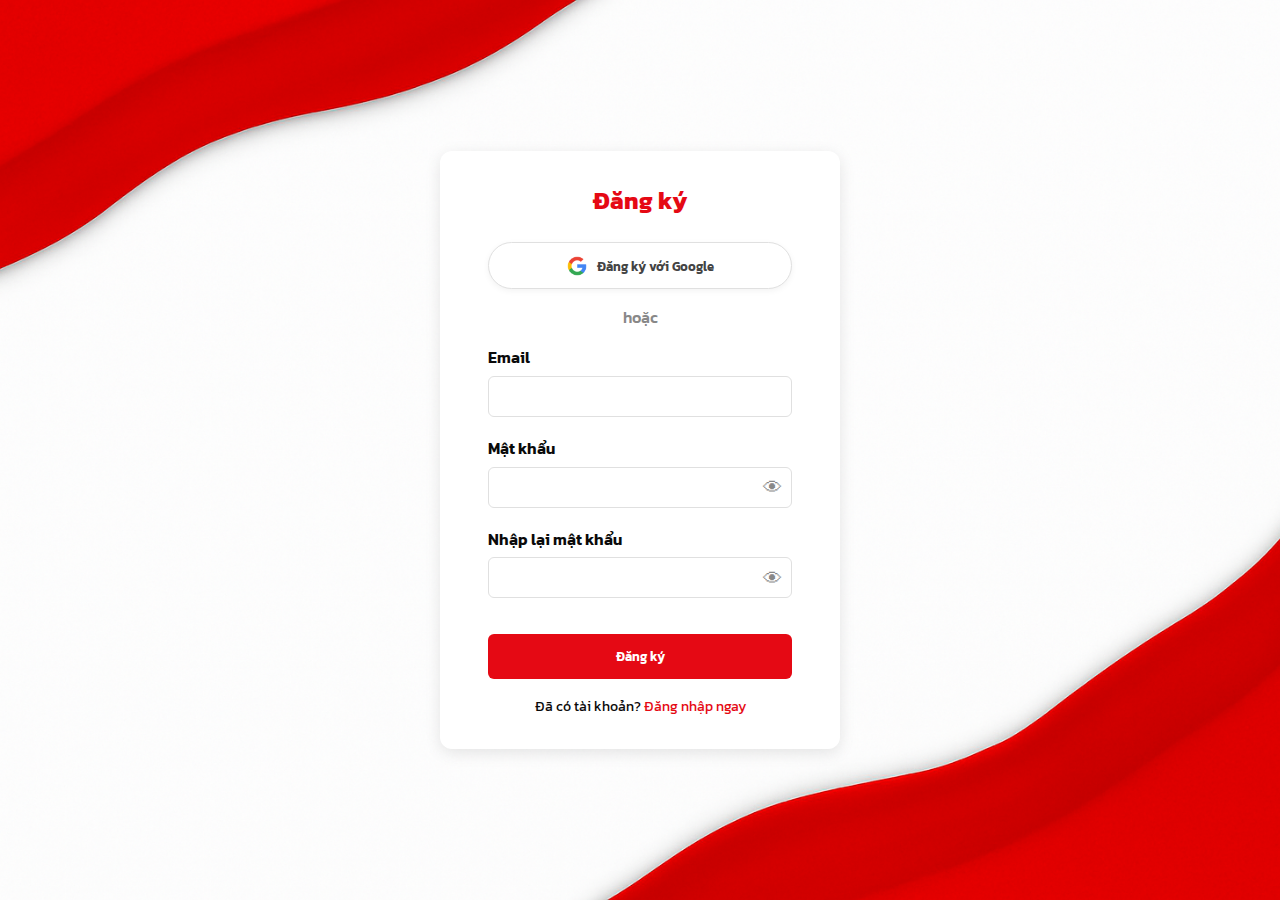
<file: signup.html>
<!DOCTYPE html>
<html lang="vi">
<head>
  <link rel="stylesheet" href="css/login.css">
    <script src="js/signup.js" defer></script>
  <link rel="preconnect" href="https://fonts.googleapis.com">
  <link rel="preconnect" href="https://fonts.gstatic.com" crossorigin>
  <link href="https://fonts.googleapis.com/css2?family=Kanit:wght@400;600;700&display=swap" rel="stylesheet">
  <meta charset="UTF-8" />
  <meta name="viewport" content="width=device-width, initial-scale=1.0" />
  <link rel="icon" href="pictures/favicon.png" type="image/x-icon">
  <title>Đăng ký</title>
</head>
<body>
  <div class="login-container">
    <h2>Đăng ký</h2>

    <button class="google-btn" type="button" onclick="signupWithGoogle()">
      <img src="pictures/google.png" alt="Google" />
      Đăng ký với Google
    </button>

    <div class="or-separator">hoặc</div>

    <form id="signupForm">
      <div class="form-group">
        <label for="email">Email</label>
        <input type="email" id="email" name="email" required />
      </div>

      <div class="form-group">
        <label for="password">Mật khẩu</label>
        <div class="password-wrapper">
          <input type="password" id="password" name="password" required />
          <span id="togglePassword" class="toggle-password">👁</span>
        </div>
      </div>

      <div class="form-group">
        <label for="confirmPassword">Nhập lại mật khẩu</label>
        <div class="password-wrapper">
          <input type="password" id="confirmPassword" name="confirmPassword" required />
          <span id="toggleConfirmPassword" class="toggle-password">👁</span>
        </div>
      </div>

      <button class="btn-red" type="submit">Đăng ký</button>
      <p id="errorMsg" style="color: red; margin-top: 0.5rem;"></p>
    </form>

    <div class="bottom-text">
      Đã có tài khoản? <a href="login.html">Đăng nhập ngay</a>
    </div>
  </div>

  
</body>
</html>
</file>
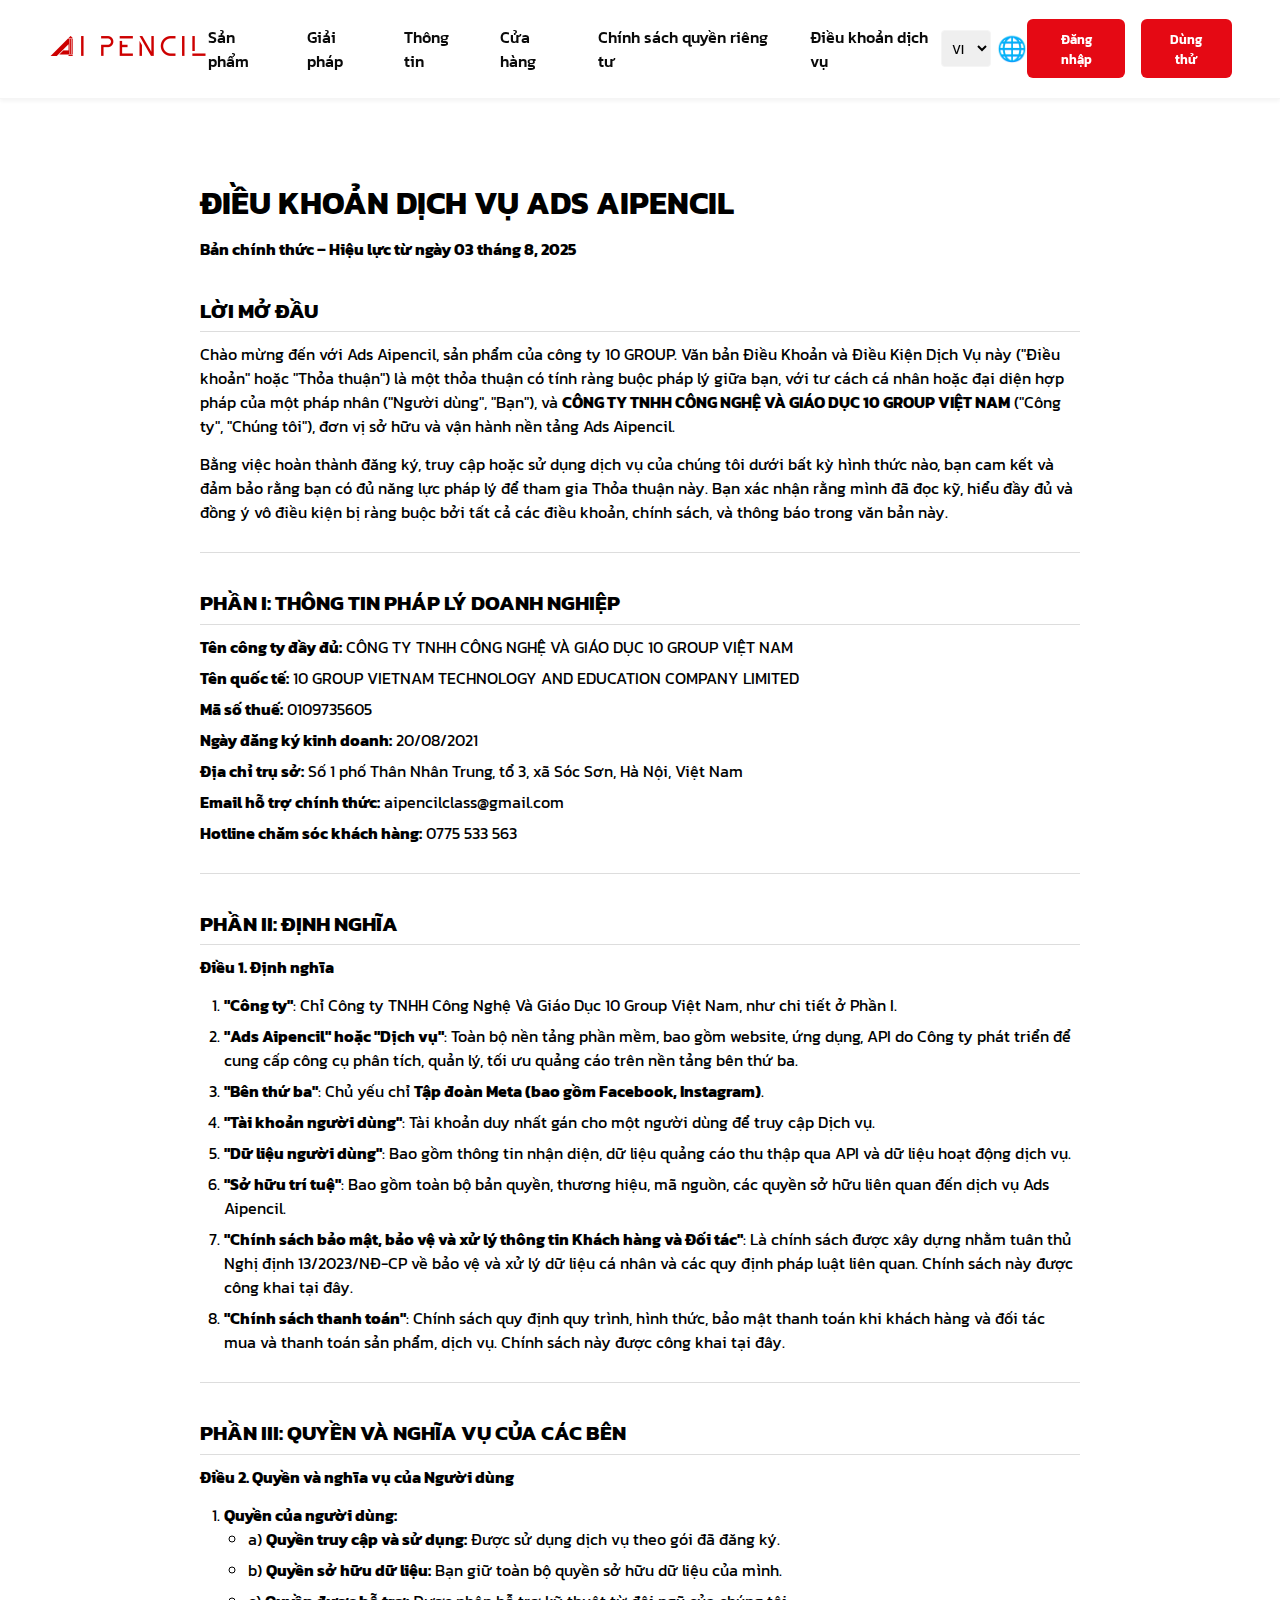
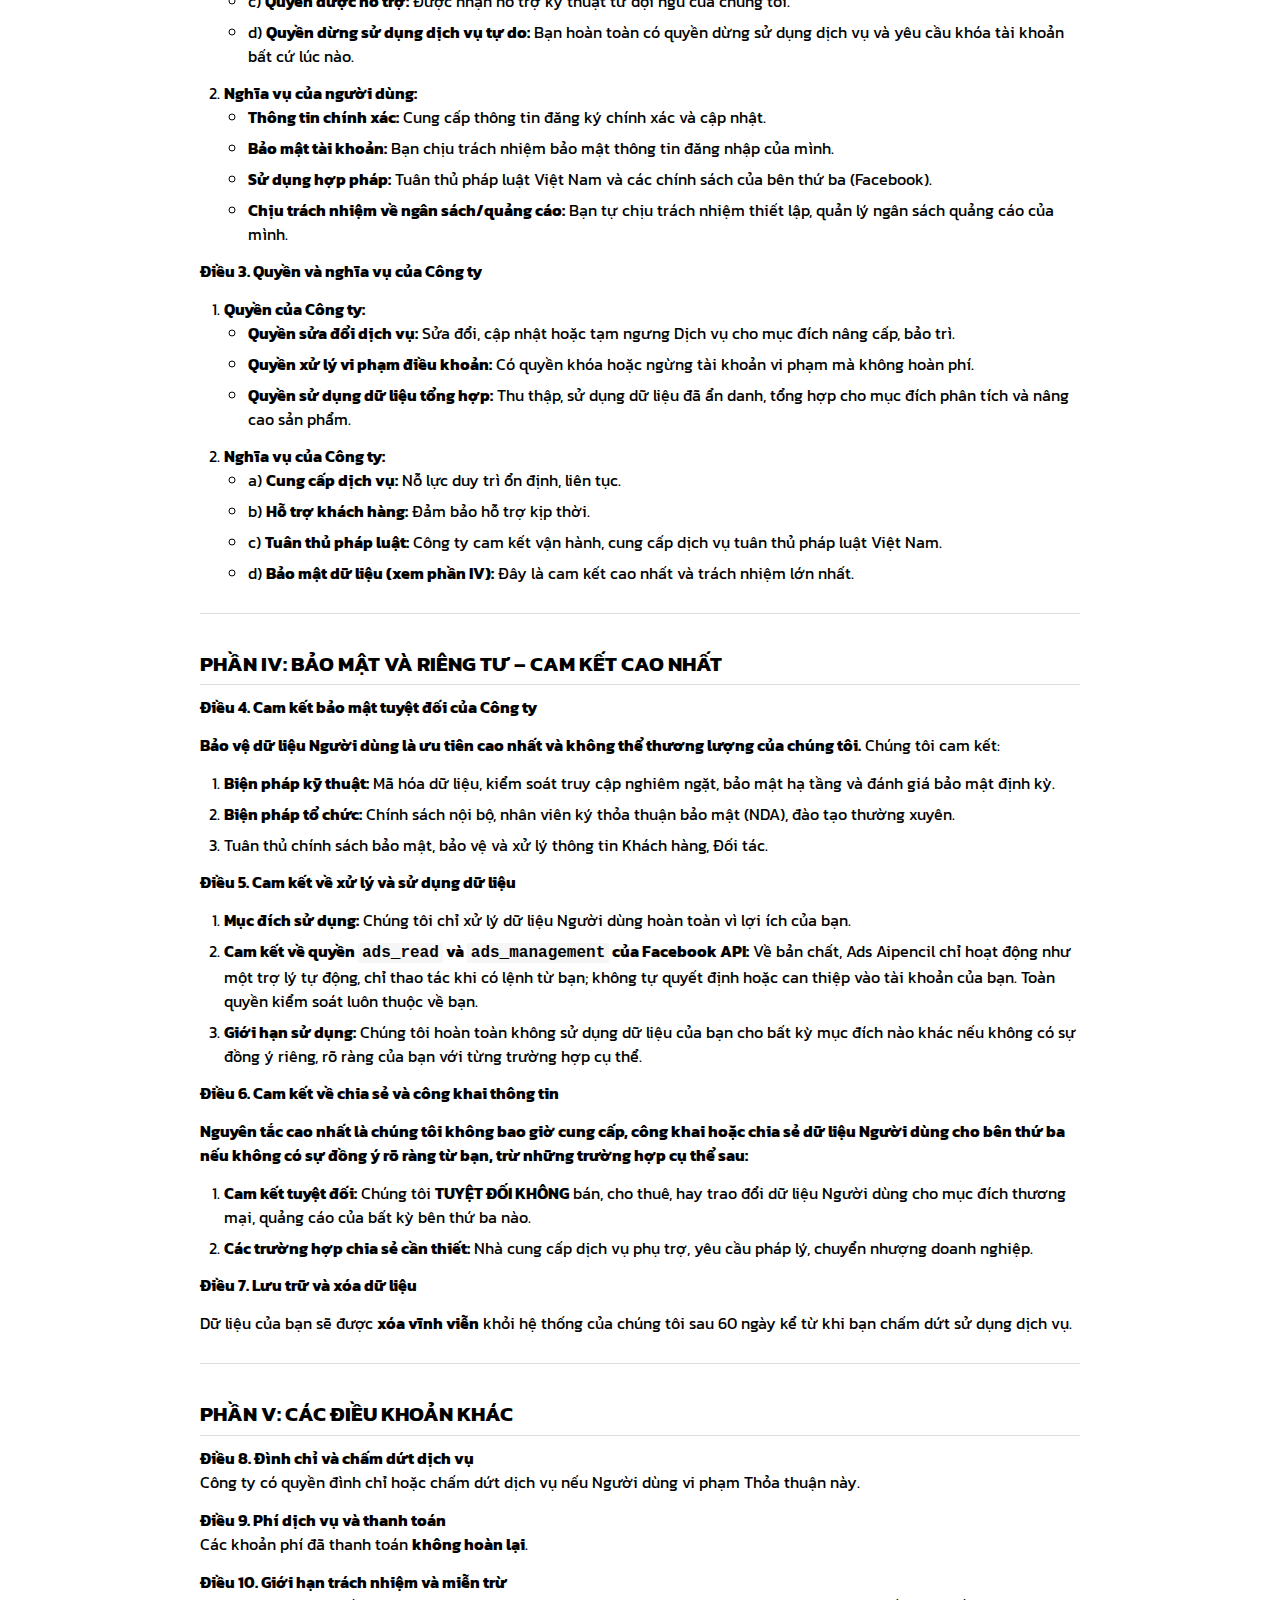
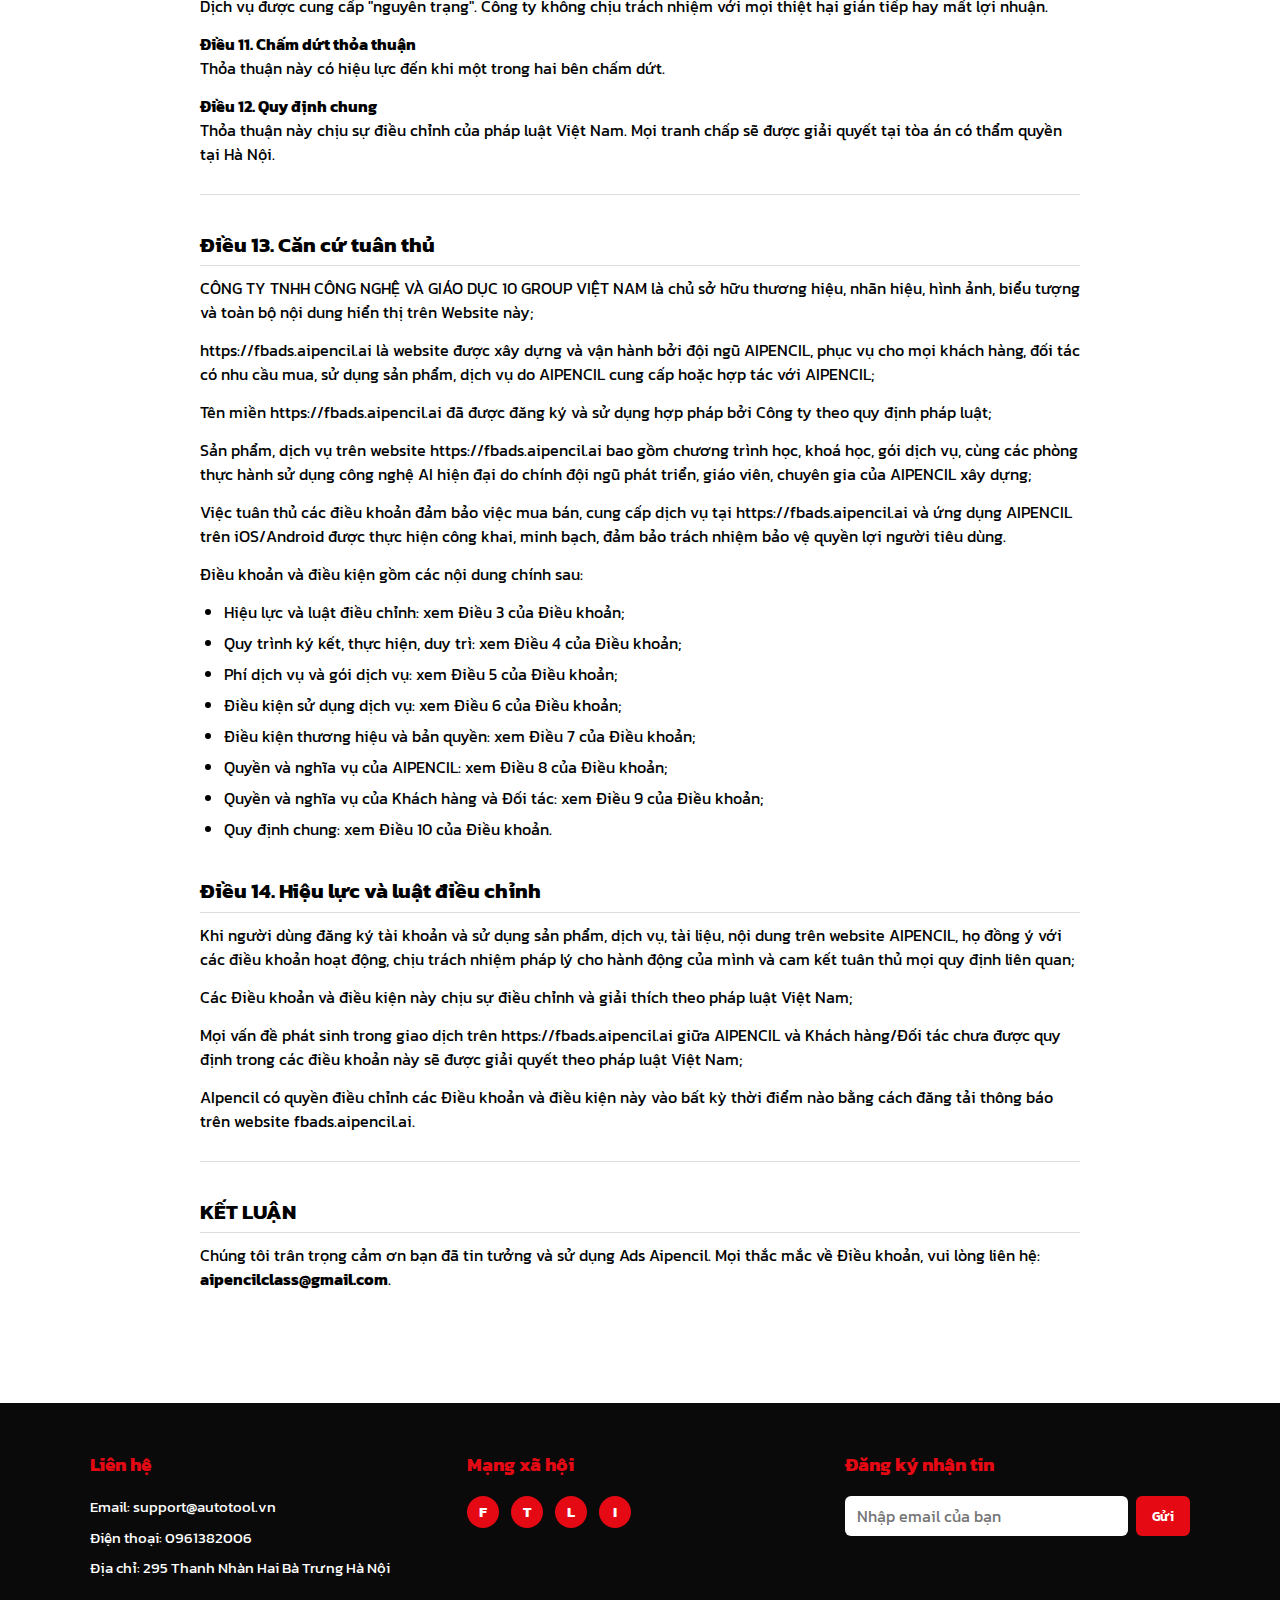
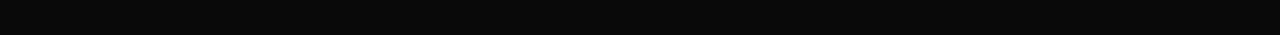
<file: term.html>
<!DOCTYPE html>
<html lang="vi">
<head>
  <meta charset="UTF-8">
  <meta name="viewport" content="width=device-width, initial-scale=1" />
  <title>Điều khoản & Chính sách sử dụng - Ads Aipencil</title>
  <link rel="stylesheet" href="css/index.css">
  <script src="js/index.js" defer></script>
  <link rel="preconnect" href="https://fonts.googleapis.com">
  <link rel="preconnect" href="https://fonts.gstatic.com" crossorigin>
  <link href="https://fonts.googleapis.com/css2?family=Kanit:wght@400;700&family=Roboto:wght@400;700&display=swap" rel="stylesheet">
  <link rel="icon" href="pictures/favicon.png" type="image/x-icon">
  <style>
    .terms-container {
      max-width: 900px;
      margin: 0 auto;
      padding: 40px 10px 50px 10px;
      background: #fff;
      color: #000;
      font-family: Roboto, Arial, sans-serif;
    }
    .terms-container h1 {
      font-size: 32px;
      font-weight: bold;
      margin-bottom: 10px;
      margin-top: 40px;
      text-align: left;
    }
    .terms-container h3 {
      font-size: 21px;
      font-weight: bold;
      margin-top: 34px;
      margin-bottom: 10px;
      text-align: left;
      border-bottom: 1px solid #ddd;
      padding-bottom: 5px;
    }
    .terms-container p {
      margin-bottom: 14px;
      text-align: left;
    }
    .terms-container ul, .terms-container ol {
      padding-left: 24px;
      margin-bottom: 13px;
    }
    .terms-container li {
      margin-bottom: 7px;
      text-align: left;
    }
    .terms-container hr {
      border: none;
      border-top: 1px solid #ddd;
      margin: 28px 0;
    }
    .terms-container strong {
      font-weight: bold;
    }
    .terms-container code {
      font-family: "Consolas", monospace;
      background: #f6f6f6;
      padding: 1px 4px;
      border-radius: 2px;
    }
    .terms-container .company-info {
      list-style: none;
      padding-left: 0;
    }
    .terms-container .company-info li {
      margin-bottom: 7px;
    }
    .terms-container h2 {
      font-size: 25px;
      margin-top: 38px;
      margin-bottom: 17px;
      font-weight: 700;
      text-align: left;
    }
    /* Đảm bảo phần header/footer không bị đè nền trắng */
    body {
      background: #fff;
    }
  </style>
</head>
<body>
  <!-- GIỮ NGUYÊN HEADER -->
  <header>
    <div class="logo">
      <img onclick="location.href='index.html'" src="pictures/logo.png" alt="x">
    </div>
    <nav>
      <ul>
        <li><a href="/index.html#products">Sản phẩm</a></li>
        <li><a href="/index.html#solutions">Giải pháp</a></li>
        <li><a href="/index.html#info">Thông tin</a></li>
        <li><a href="/index.html#store">Cửa hàng</a></li>
  
        <li><a href="" onclick="location.href='policy.html'">Chính sách quyền riêng tư</a></li>
          <li><a href="" onclick="location.href='term.html'">Điều khoản dịch vụ</a></li>
      </ul>
    </nav>
    <div class="language">
      <select title="Language">
        <option>VI</option>
        <option>EN</option>
      </select>
      <span>🌐</span>
    </div>
    <div class="auth-buttons" id="authButtons">
      <button class="btn-red" id="loginBtn" onclick="location.href='login.html'">Đăng nhập</button>
      <button class="btn-red" id="tryBtn" onclick="location.href='signup.html'">Dùng thử</button>
      <div id="userPanel" style="display: none;">
        👤 <span id="userEmail"></span>
        <button id="logoutBtn" class="btn-red" style="margin-left: 10px;">Đăng xuất</button>
      </div>
    </div>
  </header>

  <!-- PHẦN ĐIỀU KHOẢN DỊCH VỤ -->
  <div class="terms-container">
    <h1>ĐIỀU KHOẢN DỊCH VỤ ADS AIPENCIL</h1>
    <p style="font-weight:bold">Bản chính thức – Hiệu lực từ ngày 03 tháng 8, 2025</p>

    <h3>LỜI MỞ ĐẦU</h3>
    <p>
      Chào mừng đến với Ads Aipencil, sản phẩm của công ty 10 GROUP. Văn bản Điều Khoản và Điều Kiện Dịch Vụ này ("Điều khoản" hoặc "Thỏa thuận") là một thỏa thuận có tính ràng buộc pháp lý giữa bạn, với tư cách cá nhân hoặc đại diện hợp pháp của một pháp nhân ("Người dùng", "Bạn"), và <strong>CÔNG TY TNHH CÔNG NGHỆ VÀ GIÁO DỤC 10 GROUP VIỆT NAM</strong> ("Công ty", "Chúng tôi"), đơn vị sở hữu và vận hành nền tảng Ads Aipencil.
    </p>
    <p>
      Bằng việc hoàn thành đăng ký, truy cập hoặc sử dụng dịch vụ của chúng tôi dưới bất kỳ hình thức nào, bạn cam kết và đảm bảo rằng bạn có đủ năng lực pháp lý để tham gia Thỏa thuận này. Bạn xác nhận rằng mình đã đọc kỹ, hiểu đầy đủ và đồng ý vô điều kiện bị ràng buộc bởi tất cả các điều khoản, chính sách, và thông báo trong văn bản này.
    </p>

    <hr />

    <h3>PHẦN I: THÔNG TIN PHÁP LÝ DOANH NGHIỆP</h3>
    <ul class="company-info">
      <li><strong>Tên công ty đầy đủ:</strong> CÔNG TY TNHH CÔNG NGHỆ VÀ GIÁO DỤC 10 GROUP VIỆT NAM</li>
      <li><strong>Tên quốc tế:</strong> 10 GROUP VIETNAM TECHNOLOGY AND EDUCATION COMPANY LIMITED</li>
      <li><strong>Mã số thuế:</strong> 0109735605</li>
      <li><strong>Ngày đăng ký kinh doanh:</strong> 20/08/2021</li>
      <li><strong>Địa chỉ trụ sở:</strong> Số 1 phố Thân Nhân Trung, tổ 3, xã Sóc Sơn, Hà Nội, Việt Nam</li>
      <li><strong>Email hỗ trợ chính thức:</strong> aipencilclass@gmail.com</li>
      <li><strong>Hotline chăm sóc khách hàng:</strong> 0775 533 563</li>
    </ul>

    <hr />

    <h3>PHẦN II: ĐỊNH NGHĨA</h3>
    <p><strong>Điều 1. Định nghĩa</strong></p>
    <ol>
      <li><strong>"Công ty"</strong>: Chỉ Công ty TNHH Công Nghệ Và Giáo Dục 10 Group Việt Nam, như chi tiết ở Phần I.</li>
      <li><strong>"Ads Aipencil" hoặc "Dịch vụ"</strong>: Toàn bộ nền tảng phần mềm, bao gồm website, ứng dụng, API do Công ty phát triển để cung cấp công cụ phân tích, quản lý, tối ưu quảng cáo trên nền tảng bên thứ ba.</li>
      <li><strong>"Bên thứ ba"</strong>: Chủ yếu chỉ <strong>Tập đoàn Meta (bao gồm Facebook, Instagram)</strong>.</li>
      <li><strong>"Tài khoản người dùng"</strong>: Tài khoản duy nhất gán cho một người dùng để truy cập Dịch vụ.</li>
      <li><strong>"Dữ liệu người dùng"</strong>: Bao gồm thông tin nhận diện, dữ liệu quảng cáo thu thập qua API và dữ liệu hoạt động dịch vụ.</li>
      <li><strong>"Sở hữu trí tuệ"</strong>: Bao gồm toàn bộ bản quyền, thương hiệu, mã nguồn, các quyền sở hữu liên quan đến dịch vụ Ads Aipencil.</li>
      <li><strong>"Chính sách bảo mật, bảo vệ và xử lý thông tin Khách hàng và Đối tác"</strong>: Là chính sách được xây dựng nhằm tuân thủ Nghị định 13/2023/NĐ-CP về bảo vệ và xử lý dữ liệu cá nhân và các quy định pháp luật liên quan. Chính sách này được công khai tại đây.</li>
      <li><strong>"Chính sách thanh toán"</strong>: Chính sách quy định quy trình, hình thức, bảo mật thanh toán khi khách hàng và đối tác mua và thanh toán sản phẩm, dịch vụ. Chính sách này được công khai tại đây.</li>
    </ol>

    <hr />

    <h3>PHẦN III: QUYỀN VÀ NGHĨA VỤ CỦA CÁC BÊN</h3>
    <p><strong>Điều 2. Quyền và nghĩa vụ của Người dùng</strong></p>
    <ol>
      <li><strong>Quyền của người dùng:</strong>
        <ul>
          <li>a) <strong>Quyền truy cập và sử dụng:</strong> Được sử dụng dịch vụ theo gói đã đăng ký.</li>
          <li>b) <strong>Quyền sở hữu dữ liệu:</strong> Bạn giữ toàn bộ quyền sở hữu dữ liệu của mình.</li>
          <li>c) <strong>Quyền được hỗ trợ:</strong> Được nhận hỗ trợ kỹ thuật từ đội ngũ của chúng tôi.</li>
          <li>d) <strong>Quyền dừng sử dụng dịch vụ tự do:</strong> Bạn hoàn toàn có quyền dừng sử dụng dịch vụ và yêu cầu khóa tài khoản bất cứ lúc nào.</li>
        </ul>
      </li>
      <li><strong>Nghĩa vụ của người dùng:</strong>
        <ul>
          <li><strong>Thông tin chính xác:</strong> Cung cấp thông tin đăng ký chính xác và cập nhật.</li>
          <li><strong>Bảo mật tài khoản:</strong> Bạn chịu trách nhiệm bảo mật thông tin đăng nhập của mình.</li>
          <li><strong>Sử dụng hợp pháp:</strong> Tuân thủ pháp luật Việt Nam và các chính sách của bên thứ ba (Facebook).</li>
          <li><strong>Chịu trách nhiệm về ngân sách/quảng cáo:</strong> Bạn tự chịu trách nhiệm thiết lập, quản lý ngân sách quảng cáo của mình.</li>
        </ul>
      </li>
    </ol>

    <p><strong>Điều 3. Quyền và nghĩa vụ của Công ty</strong></p>
    <ol>
      <li><strong>Quyền của Công ty:</strong>
        <ul>
          <li><strong>Quyền sửa đổi dịch vụ:</strong> Sửa đổi, cập nhật hoặc tạm ngưng Dịch vụ cho mục đích nâng cấp, bảo trì.</li>
          <li><strong>Quyền xử lý vi phạm điều khoản:</strong> Có quyền khóa hoặc ngừng tài khoản vi phạm mà không hoàn phí.</li>
          <li><strong>Quyền sử dụng dữ liệu tổng hợp:</strong> Thu thập, sử dụng dữ liệu đã ẩn danh, tổng hợp cho mục đích phân tích và nâng cao sản phẩm.</li>
        </ul>
      </li>
      <li><strong>Nghĩa vụ của Công ty:</strong>
        <ul>
          <li>a) <strong>Cung cấp dịch vụ:</strong> Nỗ lực duy trì ổn định, liên tục.</li>
          <li>b) <strong>Hỗ trợ khách hàng:</strong> Đảm bảo hỗ trợ kịp thời.</li>
          <li>c) <strong>Tuân thủ pháp luật:</strong> Công ty cam kết vận hành, cung cấp dịch vụ tuân thủ pháp luật Việt Nam.</li>
          <li>d) <strong>Bảo mật dữ liệu (xem phần IV):</strong> Đây là cam kết cao nhất và trách nhiệm lớn nhất.</li>
        </ul>
      </li>
    </ol>

    <hr />

    <h3>PHẦN IV: BẢO MẬT VÀ RIÊNG TƯ – CAM KẾT CAO NHẤT</h3>
    <p><strong>Điều 4. Cam kết bảo mật tuyệt đối của Công ty</strong></p>
    <p><strong>Bảo vệ dữ liệu Người dùng là ưu tiên cao nhất và không thể thương lượng của chúng tôi.</strong> Chúng tôi cam kết:</p>
    <ol>
      <li><strong>Biện pháp kỹ thuật:</strong> Mã hóa dữ liệu, kiểm soát truy cập nghiêm ngặt, bảo mật hạ tầng và đánh giá bảo mật định kỳ.</li>
      <li><strong>Biện pháp tổ chức:</strong> Chính sách nội bộ, nhân viên ký thỏa thuận bảo mật (NDA), đào tạo thường xuyên.</li>
      <li>Tuân thủ chính sách bảo mật, bảo vệ và xử lý thông tin Khách hàng, Đối tác.</li>
    </ol>

    <p><strong>Điều 5. Cam kết về xử lý và sử dụng dữ liệu</strong></p>
    <ol>
      <li><strong>Mục đích sử dụng:</strong> Chúng tôi chỉ xử lý dữ liệu Người dùng hoàn toàn vì lợi ích của bạn.</li>
      <li><strong>Cam kết về quyền <code>ads_read</code> và <code>ads_management</code> của Facebook API:</strong> Về bản chất, Ads Aipencil chỉ hoạt động như một trợ lý tự động, chỉ thao tác khi có lệnh từ bạn; không tự quyết định hoặc can thiệp vào tài khoản của bạn. Toàn quyền kiểm soát luôn thuộc về bạn.</li>
      <li><strong>Giới hạn sử dụng:</strong> Chúng tôi hoàn toàn không sử dụng dữ liệu của bạn cho bất kỳ mục đích nào khác nếu không có sự đồng ý riêng, rõ ràng của bạn với từng trường hợp cụ thể.</li>
    </ol>

    <p><strong>Điều 6. Cam kết về chia sẻ và công khai thông tin</strong></p>
    <p><strong>Nguyên tắc cao nhất là chúng tôi không bao giờ cung cấp, công khai hoặc chia sẻ dữ liệu Người dùng cho bên thứ ba nếu không có sự đồng ý rõ ràng từ bạn, trừ những trường hợp cụ thể sau:</strong></p>
    <ol>
      <li><strong>Cam kết tuyệt đối:</strong> Chúng tôi <strong>TUYỆT ĐỐI KHÔNG</strong> bán, cho thuê, hay trao đổi dữ liệu Người dùng cho mục đích thương mại, quảng cáo của bất kỳ bên thứ ba nào.</li>
      <li><strong>Các trường hợp chia sẻ cần thiết:</strong> Nhà cung cấp dịch vụ phụ trợ, yêu cầu pháp lý, chuyển nhượng doanh nghiệp.</li>
    </ol>

    <p><strong>Điều 7. Lưu trữ và xóa dữ liệu</strong></p>
    <p>Dữ liệu của bạn sẽ được <strong>xóa vĩnh viễn</strong> khỏi hệ thống của chúng tôi sau 60 ngày kể từ khi bạn chấm dứt sử dụng dịch vụ.</p>

    <hr />

    <h3>PHẦN V: CÁC ĐIỀU KHOẢN KHÁC</h3>
    <p><strong>Điều 8. Đình chỉ và chấm dứt dịch vụ</strong><br />Công ty có quyền đình chỉ hoặc chấm dứt dịch vụ nếu Người dùng vi phạm Thỏa thuận này.</p>
    <p><strong>Điều 9. Phí dịch vụ và thanh toán</strong><br />Các khoản phí đã thanh toán <strong>không hoàn lại</strong>.</p>
    <p><strong>Điều 10. Giới hạn trách nhiệm và miễn trừ</strong><br />Dịch vụ được cung cấp "nguyên trạng". Công ty không chịu trách nhiệm với mọi thiệt hại gián tiếp hay mất lợi nhuận.</p>
    <p><strong>Điều 11. Chấm dứt thỏa thuận</strong><br />Thỏa thuận này có hiệu lực đến khi một trong hai bên chấm dứt.</p>
    <p><strong>Điều 12. Quy định chung</strong><br />Thỏa thuận này chịu sự điều chỉnh của pháp luật Việt Nam. Mọi tranh chấp sẽ được giải quyết tại tòa án có thẩm quyền tại Hà Nội.</p>

    <hr />

    <h3>Điều 13. Căn cứ tuân thủ</h3>
    <p>
      CÔNG TY TNHH CÔNG NGHỆ VÀ GIÁO DỤC 10 GROUP VIỆT NAM là chủ sở hữu thương hiệu, nhãn hiệu, hình ảnh, biểu tượng và toàn bộ nội dung hiển thị trên Website này;
    </p>
    <p>
      https://fbads.aipencil.ai là website được xây dựng và vận hành bởi đội ngũ AIPENCIL, phục vụ cho mọi khách hàng, đối tác có nhu cầu mua, sử dụng sản phẩm, dịch vụ do AIPENCIL cung cấp hoặc hợp tác với AIPENCIL;
    </p>
    <p>
      Tên miền https://fbads.aipencil.ai đã được đăng ký và sử dụng hợp pháp bởi Công ty theo quy định pháp luật;
    </p>
    <p>
      Sản phẩm, dịch vụ trên website https://fbads.aipencil.ai bao gồm chương trình học, khoá học, gói dịch vụ, cùng các phòng thực hành sử dụng công nghệ AI hiện đại do chính đội ngũ phát triển, giáo viên, chuyên gia của AIPENCIL xây dựng;
    </p>
    <p>
      Việc tuân thủ các điều khoản đảm bảo việc mua bán, cung cấp dịch vụ tại https://fbads.aipencil.ai và ứng dụng AIPENCIL trên iOS/Android được thực hiện công khai, minh bạch, đảm bảo trách nhiệm bảo vệ quyền lợi người tiêu dùng.
    </p>
    <p>
      Điều khoản và điều kiện gồm các nội dung chính sau:
    </p>
    <ul>
      <li>Hiệu lực và luật điều chỉnh: xem Điều 3 của Điều khoản;</li>
      <li>Quy trình ký kết, thực hiện, duy trì: xem Điều 4 của Điều khoản;</li>
      <li>Phí dịch vụ và gói dịch vụ: xem Điều 5 của Điều khoản;</li>
      <li>Điều kiện sử dụng dịch vụ: xem Điều 6 của Điều khoản;</li>
      <li>Điều kiện thương hiệu và bản quyền: xem Điều 7 của Điều khoản;</li>
      <li>Quyền và nghĩa vụ của AIPENCIL: xem Điều 8 của Điều khoản;</li>
      <li>Quyền và nghĩa vụ của Khách hàng và Đối tác: xem Điều 9 của Điều khoản;</li>
      <li>Quy định chung: xem Điều 10 của Điều khoản.</li>
    </ul>

    <h3>Điều 14. Hiệu lực và luật điều chỉnh</h3>
    <p>
      Khi người dùng đăng ký tài khoản và sử dụng sản phẩm, dịch vụ, tài liệu, nội dung trên website AIPENCIL, họ đồng ý với các điều khoản hoạt động, chịu trách nhiệm pháp lý cho hành động của mình và cam kết tuân thủ mọi quy định liên quan;
    </p>
    <p>
      Các Điều khoản và điều kiện này chịu sự điều chỉnh và giải thích theo pháp luật Việt Nam;
    </p>
    <p>
      Mọi vấn đề phát sinh trong giao dịch trên https://fbads.aipencil.ai giữa AIPENCIL và Khách hàng/Đối tác chưa được quy định trong các điều khoản này sẽ được giải quyết theo pháp luật Việt Nam;
    </p>
    <p>
      AIpencil có quyền điều chỉnh các Điều khoản và điều kiện này vào bất kỳ thời điểm nào bằng cách đăng tải thông báo trên website fbads.aipencil.ai.
    </p>

    <hr />

    <h3>KẾT LUẬN</h3>
    <p>
      Chúng tôi trân trọng cảm ơn bạn đã tin tưởng và sử dụng Ads Aipencil. Mọi thắc mắc về Điều khoản, vui lòng liên hệ: <strong>aipencilclass@gmail.com</strong>.
    </p>
  </div>

  <!-- GIỮ NGUYÊN FOOTER -->
  <footer>
    <div class="footer-container">
      <div class="footer-section">
        <h4>Liên hệ</h4>
        <p>Email: support@autotool.vn</p>
        <p>Điện thoại: 0961382006</p>
        <p>Địa chỉ: 295 Thanh Nhàn Hai Bà Trưng Hà Nội</p>
      </div>
      <div class="footer-section">
        <h4>Mạng xã hội</h4>
        <div class="social-icons">
          <a href="#" aria-label="Facebook">F</a>
          <a href="#" aria-label="Twitter">T</a>
          <a href="#" aria-label="LinkedIn">L</a>
          <a href="#" aria-label="Instagram">I</a>
        </div>
      </div>
      <div class="footer-section newsletter">
        <h4>Đăng ký nhận tin</h4>
        <form>
          <input type="email" placeholder="Nhập email của bạn" required />
          <button type="submit">Gửi</button>
        </form>
      </div>
    </div>
  </footer>
</body>
</html>
</file>
<file: css/index.css>
:root {
      --red: #E50914;
      --white: #ffffff;
      --black: #0a0a0a;
      --gray: #f5f5f5;
      --font-main: 'Kanit', sans-serif;
    }
    * {
      margin: 0;
      padding: 0;
      box-sizing: border-box;
      font-family: var(--font-main);
    }
    body {
      background-color: var(--white);
      color: var(--black);
      overflow-x: hidden;
      line-height: 1.5;
    }
    header {
      display: flex;
      justify-content: space-between;
      align-items: center;
      padding: 1.2rem 3rem;
      background-color: var(--white);
      border-bottom: 1px solid var(--gray);
      box-shadow: 0 2px 4px rgba(0, 0, 0, 0.05);
      position: sticky;
      top: 0;
      z-index: 1000;
    }
    nav ul {
      display: flex;
      list-style: none;
      gap: 2rem;
    }
    nav a {
      color: var(--black);
      text-decoration: none;
      font-weight: 500;
      transition: color 0.3s;
    }
    nav a:hover {
      color: var(--red);
    }
    .language, .auth-buttons {
      display: flex;
      align-items: center;
      gap: 1rem;
    }

    .language span {
      font-size: 24px; /* hoặc 2rem, 150%, tuỳ ý */
      margin-left: -10px;
    }

    .btn-red {
      background-color: var(--red);
      border: none;
      color: var(--white);
      padding: 0.6rem 1.2rem;
      border-radius: 6px;
      cursor: pointer;
      font-weight: 600;
      transition: background-color 0.3s;
    }
    .btn-red:hover {
      background-color: #c20811;
    }
    .hero {
      text-align: center;
      padding: 6rem 2rem;
      background: linear-gradient(to bottom, var(--white), var(--gray));
    }
    .hero h1 {
      font-size: 3rem;
      margin-bottom: 1rem;
      color: var(--red);
    }
    .hero p {
      font-size: 1.2rem;
      margin-bottom: 2rem;
      color: #333;
    }
    .logo img {
       width: 160px;
      height: auto;
      object-fit: contain;
      cursor: pointer;
    }
    select {
      padding: 0.4rem;
      border-radius: 4px;
      border: 1px solid var(--gray);
    }
    .section {
      padding: 4rem 2rem;
      text-align: center;
      max-width: 1200px;
      margin: 0 auto;
    }
    .section h2 {
      font-size: 2rem;
      margin-bottom: 1rem;
      color: var(--black);
    }
    .section p {
      font-size: 1rem;
      color: #444;
      max-width: 700px;
      margin: 0 auto 2rem;
    }
    .tools-grid {
      display: grid;
      grid-template-columns: repeat(auto-fit, minmax(280px, 1fr));
      gap: 2rem;
      margin-top: 2rem;
      cursor: pointer;
    }

    .tool-card {
      background: var(--white);
      padding: 1.5rem;
      border-radius: 10px;
      box-shadow: 0 4px 12px rgba(0,0,0,0.1);
      transition: transform 0.3s;
      text-align: left;
      display: flex;
      flex-direction: column;
      gap: 0.8rem;
    }
    .tool-card:hover {
      transform: translateY(-5px);
    }
    .tool-card img {
      width: 100%;
      height: 160px;
      object-fit: cover;
      border-radius: 8px;
      margin-bottom: 0.6rem;
    }
    .tool-card h3 {
      color: var(--red);
      margin-bottom: 0.3rem;
      font-size: 1.3rem;
    }

    .tool-card li{
      margin-left: 20px;
    }

   .tool-card p.price {
      
      margin-left: 0px;
      margin-bottom: 0px;
    }

    .info-section {
      display: flex;
      flex-wrap: wrap;
      align-items: center;
      justify-content: center;
      gap: 2rem;
      margin-top: 3rem;
      max-width: 1000px;
      margin-left: auto;
      margin-right: auto;
      text-align: left;
    }
    .info-section .text, .info-section .image {
      flex: 1 1 400px;
    }
    .info-section .text h3 {
      font-size: 1.5rem;
      color: var(--red);
      margin-bottom: 0.8rem;
    }
    .info-section .text p {
      font-size: 1.1rem;
      color: #333;
      line-height: 1.4;
    }
    .info-section .image img {
      width: 100%;
      border-radius: 12px;
      box-shadow: 0 6px 12px rgba(0,0,0,0.15);
    }
    footer {
      background-color: var(--black);
      color: var(--white);
      padding: 3rem 2rem;
      margin-top: 3rem;
    }
    .footer-container {
      max-width: 1100px;
      margin: 0 auto;
      display: flex;
      flex-wrap: wrap;
      gap: 2rem;
      justify-content: space-between;
      text-align: left;
    }
    .footer-section {
      flex: 1 1 200px;
    }
    .footer-section h4 {
      margin-bottom: 1rem;
      font-size: 1.2rem;
      color: var(--red);
    }
    
    .footer-section p, .footer-section a {
      font-size: 0.95rem;
      color: var(--white);
      display: block;
      margin-bottom: 0.5rem;
      text-decoration: none;
    }
    .footer-section a:hover {
      text-decoration: underline;
    }
    .social-icons a {
      display: inline-block;
      width: 32px;
      height: 32px;
      line-height: 32px;
      text-align: center;
      border-radius: 50%;
      background-color: var(--red);
      color: var(--white);
      margin-right: 0.5rem;
      font-weight: bold;
      transition: background-color 0.3s;
      text-decoration: none;
    }
    .social-icons a:hover {
      background-color: #c20811;
    }
    .footer-section.newsletter form {
      display: flex;
      gap: 0.5rem;
      margin-top: 0.8rem;
    }
    .footer-section.newsletter input[type="email"] {
      flex: 1;
      padding: 0.5rem 0.8rem;
      border-radius: 6px;
      border: none;
      font-size: 1rem;
    }
    .footer-section.newsletter button {
      background-color: var(--red);
      border: none;
      color: var(--white);
      padding: 0.5rem 1rem;
      border-radius: 6px;
      cursor: pointer;
      font-weight: 600;
      transition: background-color 0.3s;
    }
    .footer-section.newsletter button:hover {
      background-color: #c20811;
    }

    @media (max-width: 768px) {
      .info-section {
        flex-direction: column;
      }
      header {
        flex-wrap: wrap;
        gap: 1rem;
      }
      nav ul {
        gap: 1rem;
      }
    }

    .tool-cardproduct {
  background-size: contain;         /* Co ảnh phủ kín khung */
  background-position: center;    /* Căn giữa ảnh */
  background-repeat: no-repeat;   /* Không lặp lại */
  height: 280px;                  /* Đặt chiều cao cố định cho khung */
  padding: 1.5rem;
  border-radius: 10px;
  box-shadow: 0 4px 12px rgba(0,0,0,0.1);
  transition: transform 0.3s;
  text-align: left;
  display: flex;
  flex-direction: column;
  justify-content: flex-end;      /* Đẩy nội dung xuống đáy */
  color: white;                   /* Đảm bảo chữ nhìn rõ */
  position: relative;
  overflow: hidden;
  
}


.tool-cardproduct {
  position: relative;
  background-size: contain;
  background-position: center;
  border-radius: 16px;
  overflow: hidden;
  height: 300px;
  display: flex;
  align-items: flex-end;
  transition: transform 0.3s, box-shadow 0.3s;
}

.tool-cardproduct:hover {
  transform: translateY(-5px);
  box-shadow: 0 10px 20px rgba(0, 0, 0, 0.2);
  cursor: pointer;
  
}


.card-content {
  display: flex;
  flex-direction: column;
  justify-content: flex-end; 
  width: 100%;
  height: 100%;
  padding: 1rem;
  background: linear-gradient(to top, rgb(255, 255, 255), rgba(255, 255, 255, 0));
  color: #fff;
  position: absolute;
  bottom: -0;
  left: 0;
  z-index: 1;
  transition: background 0.5s;
}

.card-content h3 {
  font-size: 1.2rem;
  color: #ff0000;   
}

.card-content p {
  font-size: 0.95rem;
  line-height: 1.4;
}

.card-content:hover{
  background-color: rgba(0, 0, 0, 0.1); /* nền xám mờ */
  transition: background-color 0.3s ease;
}

/* Section ẩn ban đầu */
.animate-section {
  opacity: 0.8;              /* Nhìn nhẹ nhàng hơn 0.7 */
  transform: scale(0.95);    /* Giảm nhẹ thay vì 0.9 */
  transition: opacity 0.6s ease, transform 0.6s ease;
}

.animate-section.visible {
  opacity: 1;
  transform: scale(1);
}

/* Các card sẽ trượt lên */
.card-animate {
  opacity: 0;
  transform: translateY(40px);
  animation: slideUp 0.6s ease-out forwards;
  animation-play-state: paused;
}

@keyframes slideUp {
  to {
    opacity: 1;
    transform: translateY(0);
  }
}

/* Delay từng card */
.delay-0 { animation-delay: 0.1s; }
.delay-1 { animation-delay: 0.3s; }
.delay-2 { animation-delay: 0.5s; }
.delay-3 { animation-delay: 0.7s; }
.delay-4 { animation-delay: 0.9s; }
.delay-5 { animation-delay: 1.1s; }


/* Animation */
@keyframes slideInLeft {
  0% {
    opacity: 0;
    transform: translateX(-80px);
  }
  100% {
    opacity: 1;
    transform: translateX(0);
  }
}

@keyframes slideInRight {
  0% {
    opacity: 0;
    transform: translateX(80px);
  }
  100% {
    opacity: 1;
    transform: translateX(0);
  }
}

/* Initial state */
.info-section {
  opacity: 0;
  transform: translateX(80px);
  transition: all 0.8 ease;
}

/* When visible */
.info-section.visible-left {
  animation: slideInLeft 0.8s ease forwards;
}

.info-section.visible-right {
  animation: slideInRight 0.8s ease forwards;
}

.animate {
  opacity: 0;
  transform: translateY(20px); /* mặc định */
  transition: all 0.8s ease;
}

.animate.from-top {
  transform: translateY(-40px);
}

.animate.from-left {
  transform: translateX(-50px);
}

.animate.from-right {
  transform: translateX(50px);
}

.animate.from-down {
  transform: translateY(60px);
}

.animate.active {
  opacity: 1;
  transform: translate(0, 0);
}
</file>
<file: css/chatbox.css>
:root {
  --font-main: 'Kanit', sans-serif;
  --gray-light: #f5f5f5;
  --gray-border: #ddd;
  --white: #ffffff;
  --purple: #7c3aed;
  --text: #0a0a0a;
}

* {
  box-sizing: border-box;
  margin: 0;
  padding: 0;
  font-family: var(--font-main);
}

body {


  background-image: url(../pictures/backgroundv2.png);
  height: 100vh;
  display: flex;
  justify-content: center;
  align-items: center;
}

.chat-container {
  background: var(--white);
  width: 90vw;
  height: 90vh;
  max-width: 1200px;
  border-radius: 10px;
  box-shadow: 0 4px 12px rgba(0, 0, 0, 0.5);
  display: flex;
  overflow: hidden;
  margin-bottom: 10px;
}

.chat-wrapper {
  flex: 1;
  display: flex;
  flex-direction: column;
  overflow: hidden;
}

.history-panel {
  width: 250px;
  border-right: 1px solid var(--gray-border);
  overflow-y: auto;
  transition: width 0.3s;
  background: #fff;
}

.history-panel.collapsed {
  width: 0;
}

.history-header {
  padding: 10px;
  font-weight: bold;
  cursor: pointer;
  background: var(--gray-light);
}

.history-list {
  list-style: none;
  padding: 0;
  margin: 0;
}

.history-list li {
  padding: 8px 10px;
  border-bottom: 1px solid var(--gray-border);
  font-size: 14px;
}

.chat-header {
  padding: 1rem 1.5rem;
  border-bottom: 1px solid var(--gray-border);
  display: flex;
  align-items: center;
  gap: 10px;
  font-weight: bold;
  position: relative;
}

.model-dropdown {
  position: relative;
  width: 250px;
  user-select: none;
}

.logo {
  width: 160px;
  height: auto;
  object-fit: contain;
  cursor: pointer;
  position: absolute;
  right: 25px;
}

.selected-model {
  display: flex;
  align-items: center;
  justify-content: space-between;
  padding: 8px 12px;
  background: #fff;
  border: 1px solid var(--gray-border);
  border-radius: 8px;
  cursor: pointer;
  width: 100%;
}

.selected-model #selectedModel {
  display: flex;
  align-items: center;
  gap: 6px;
  font-weight: bold;
}

.selected-model #selectedModel img {
  width: 20px;
  height: 20px;
}

.selected-model .dropdown-arrow {
  color: #888;
  font-size: 14px;
}

.model-options {
  display: block;
  position: absolute;
  top: 100%;
  left: 0;
  right: 0;
  background: #fff;
  border: 1px solid var(--gray-border);
  border-radius: 8px;
  box-shadow: 0 4px 8px rgba(0, 0, 0, 0.1);
  z-index: 10;
  max-height: 200px;
  overflow-y: auto;
}

.model-options li {
  display: flex;
  align-items: center;
  gap: 6px;
  padding: 10px 12px;
  cursor: pointer;
}

.model-options li:hover {
  background: #f0f0f0;
}

.model-options img {
  width: 20px;
  height: 20px;
}

.chat-body {
  flex: 1;
  padding: 1rem 2rem;
  overflow-y: auto;
  display: flex;
  flex-direction: column;
}

.chat-footer {
  padding: 1rem 1.5rem;
  border-top: 1px solid var(--gray-border);
  display: flex;
  flex-direction: column;
  gap: 0.5rem;
}


.chat-input-area {
  display: flex;
  align-items: center;
  border: 1px solid var(--gray-border);
  border-radius: 12px;
  overflow: hidden;
  padding: 0.5rem;
  background: #fff;
}

.chat-input-area input {
  flex: 1;
  padding: 10px;
  border: none;
  outline: none;
  font-size: 15px;
}

.chat-input-area button {
  background: var(--purple);
  color: white;
  border: none;
  padding: 10px 16px;
  border-radius: 10px;
  cursor: pointer;
}

.chat-message {
  margin: 10px 0;
  padding: 10px 14px;
  border-radius: 10px;
  max-width: 70%;
  word-wrap: break-word;
  display: inline-block;
}

.chat-message.user {
  background: #d1e7ff;
  align-self: flex-end;
  text-align: right;
  margin-left: auto;
  border-bottom-right-radius: 0;
}

.chat-message.bot {
  background: #eee;
  align-self: flex-start;
  text-align: left;
  margin-right: auto;
  border-bottom-left-radius: 0;
}


.model-options {
  transform: scaleY(0);
  opacity: 0;
  transform-origin: top;
  transition: transform 0.2s ease, opacity 0.2s ease;
  display: block;
  /* luôn giữ block, dùng scale để ẩn/hiện */
  position: absolute;
  top: 100%;
  left: 0;
  right: 0;
  background: #fff;
  border: 1px solid var(--gray-border);
  border-radius: 8px;
  box-shadow: 0 4px 8px rgba(0, 0, 0, 0.1);
  z-index: 10;
  max-height: 200px;
  overflow-y: auto;
  pointer-events: none;
}

.model-options.show {
  transform: scaleY(1);
  opacity: 1;
  pointer-events: auto;
}

.hero-section {
  text-align: center;
  width: 100vw;
  padding: 20px 10px;
  background: linear-gradient(to bottom, #f9f4ff, transparent);
}

.hero-section h1 {
  font-size: 2.2rem;
  font-weight: bold;
  color: #111;
  margin-bottom: 10px;
}

.hero-section .highlight {
  color: #e53935;
  /* fallback */
  background: linear-gradient(90deg, #ff5252, #e53935, #b71c1c);
  -webkit-background-clip: text;
  -webkit-text-fill-color: transparent;
}


.hero-section p {
  font-size: 1.05rem;
  color: #444;
  max-width: 720px;
  margin: 0 auto;
}

/* Optional: Căn giữa toàn bộ trang */
body {
  display: flex;
  flex-direction: column;
  align-items: center;
  justify-content: flex-start;
  padding: 0 1rem;
}

.title-chat {
  margin-left: 10vw;
  text-align: left;
}

.typing {
  display: inline-block;
  font-size: 24px;
}

.typing span {
  display: inline-block;
  animation: blink 1.2s infinite;
  font-weight: bold;
  color: #888;
}

.typing span:nth-child(2) {
  animation-delay: 0.2s;
}

.typing span:nth-child(3) {
  animation-delay: 0.4s;
}

@keyframes blink {

  0%,
  20% {
    opacity: 0;
  }

  50% {
    opacity: 1;
  }

  100% {
    opacity: 0;
  }
}

.multi-dropdown {
  position: relative;
  width: 250px;
  user-select: none;
  margin-left: 10px;
}

.multi-selected {
  display: flex;
  align-items: center;
  justify-content: space-between;
  padding: 8px 12px;
  background: #fff;
  border: 1px solid #ddd;
  border-radius: 8px;
  cursor: pointer;
}

.multi-options {
  transform: scaleY(0);
  opacity: 0;
  transform-origin: top;
  transition: 0.2s ease;
  position: absolute;
  top: 100%;
  left: 0;
  right: 0;
  background: #fff;
  border: 1px solid #ddd;
  border-radius: 8px;
  box-shadow: 0 4px 8px rgba(0, 0, 0, 0.1);
  z-index: 10;
  max-height: 200px;
  overflow-y: auto;
  pointer-events: none;
}

.multi-options.show {
  transform: scaleY(1);
  opacity: 1;
  pointer-events: auto;
}

.multi-options li {
  padding: 8px 12px;
  border-radius: 6px;
}

.multi-options li:hover {
  background-color: #f0f0f0;
}

.multi-options input[type="checkbox"] {
  margin-right: 6px;
  cursor: pointer;
}

.multi-options li label {
  display: block;
  padding: 8px 12px;
  cursor: pointer;
}
</file>
<file: css/login.css>
:root {
      --font-main: 'Kanit', sans-serif;
      --red: #E50914;
      --white: #ffffff;
      --black: #0a0a0a;
      --gray: #f5f5f5;
      --light-gray: #e0e0e0;
    }
    * {
      margin: 0;
      padding: 0;
      box-sizing: border-box;
      font-family: var(--font-main);
    }
    body {
      background-color: var(--gray);
      background-image: url(../pictures/background.png);
      background-repeat: no-repeat;
      background-size: cover  ;
      color: var(--black);
      display: flex;
      justify-content: center;
      align-items: center;
      height: 100vh;

    }
    .login-container {
      background-color: var(--white);
      padding: 2rem 3rem;
      border-radius: 12px;
      box-shadow: 0 4px 16px rgba(0, 0, 0, 0.1);
      width: 100%;
      max-width: 400px;
    }
    .login-container h2 {
      text-align: center;
      margin-bottom: 1.5rem;
      color: var(--red);
    }
    .form-group {
      margin-bottom: 1.2rem;
    }
    .form-group label {
      display: block;
      margin-bottom: 0.4rem;
      font-weight: 600;
    }
    .form-group input {
      width: 100%;
      padding: 0.6rem;
      border-radius: 6px;
      border: 1px solid var(--light-gray);
    }
    .btn-red {
      width: 100%;
      background-color: var(--red);
      border: none;
      color: var(--white);
      padding: 0.8rem;
      border-radius: 6px;
      cursor: pointer;
      font-weight: 600;
      margin-top: 1rem;
      transition: background-color 0.3s;
    }
    .btn-red:hover {
      background-color: #c20811;
    }
    .bottom-text {
      text-align: center;
      margin-top: 1rem;
      font-size: 0.9rem;
    }
    .bottom-text a {
      color: var(--red);
      text-decoration: none;
    }

    .password-wrapper {
  position: relative;
}

.toggle-password {
  position: absolute;
  right: 12px;
  top: 50%;
  transform: translateY(-50%);
  cursor: pointer;
  font-size: 1.2rem;
  color: #888;
  user-select: none;
}

.toggle-password:hover {
  color: var(--red);
  cursor: pointer;
}



.google-btn {
  width: 100%;
  background-color: #ffffff;
  color: #444;
  border: 1px solid var(--light-gray);
  padding: 0.8rem;
  border-radius: 50px;
  font-weight: 600;
  cursor: pointer;
  display: flex;
  align-items: center;
  justify-content: center;
  gap: 10px;
  box-shadow: 0 2px 6px rgba(0,0,0,0.05);
  margin-bottom: 1rem;
  transition: all 0.3s ease;
}
.google-btn img {
  width: 20px;
  height: 20px;
}
.google-btn:hover {
  background-color: #f5f5f5;
}

.or-separator {
  text-align: center;
  margin: 1rem 0;
  color: #888;
  font-weight: 500;
}

.password-wrapper {
  position: relative;
}
.password-wrapper input {
  padding-right: 2.5rem;
}
.toggle-password {
  position: absolute;
  top: 50%;
  right: 10px;
  transform: translateY(-50%);
  cursor: pointer;
}

.forgot-password {
  margin-top: 0.3rem;
  text-align: right;
}
.forgot-password a {
  font-size: 0.9rem;
  color: var(--red);
  text-decoration: none;
  cursor: pointer;
}
.forgot-password a:hover {
  text-decoration: underline;
}
</file>
<file: css/dashboard.css>
/* Reset & base */
    html, body {
      margin: 0; padding: 0;
      height: 100%;
      width: 100%;
      font-family: 'Kanit', Tahoma, Geneva, Verdana, sans-serif;
      background-color: #1e1e1e;
      color: #fff;
      overflow-x: hidden;
    }

    .container {
      display: flex;
      height: 100vh;
      width: 100vw;
      max-width: 100vw;
    }

    /* Sidebar */
    nav.sidebar {
      width: 280px;
      background-color: #111;
      display: flex;
      flex-direction: column;
      padding: 1rem;
      box-sizing: border-box;
      border-right: 3px solid #ff4c4c;
    }

    nav.sidebar h2 {
      color: #ff4c4c;
      margin-bottom: 1rem;
      font-weight: 700;
      letter-spacing: 1.5px;
      font-size: 1.6rem;
      text-align: center;
    }

    nav.sidebar ul {
      list-style: none;
      padding: 0;
      margin: 0;
      flex-grow: 1;
    }

    nav.sidebar ul li {
      margin-bottom: 0.5rem;
    }

    nav.sidebar ul li button {
      width: 100%;
      background: none;
      border: none;
      color: #ddd;
      text-align: left;
      padding: 10px 15px;
      font-size: 1rem;
      cursor: pointer;
      border-radius: 4px;
      transition: background-color 0.3s ease;
      font-weight: 600;
    }

    nav.sidebar ul li button:hover,
    nav.sidebar ul li button.active {
      background-color: #ff4c4c;
      color: white;
    }

    /* Main content */
    main.content {
      flex-grow: 1;
      padding: 2rem;
      overflow-y: auto;
      box-sizing: border-box;
      background-color: #222;
    }

    main.content h1 {
      margin-top: 0;
      color: #ff4c4c;
    }

    .cards-grid {
      display: grid;
      grid-template-columns: repeat(auto-fit, minmax(260px, 1fr));
      gap: 1rem;
    }

    .card {
      background-color: #2b2b2b;
      padding: 1rem;
      border-radius: 10px;
      box-shadow: 0 0 10px rgba(255, 76, 76, 0.4);
      color: #eee;
    }

    form {
      margin-top: 1rem;
      background-color: #2b2b2b;
      padding: 1rem;
      border-radius: 10px;
      box-shadow: 0 0 8px rgba(255, 76, 76, 0.4);
    }

    form label {
      display: block;
      margin-bottom: 0.3rem;
      font-weight: 600;
    }

    form input[type="text"],
    form input[type="date"],
    form input[type="datetime-local"],
    form textarea {
      width: 100%;
      padding: 8px;
      margin-bottom: 1rem;
      border-radius: 6px;
      border: none;
      font-size: 1rem;
      box-sizing: border-box;
    }

    form textarea {
      resize: vertical;
      min-height: 80px;
      background-color: #1e1e1e;
      color: #eee;
    }

    form button {
      background-color: #ff4c4c;
      color: white;
      padding: 10px 20px;
      border: none;
      font-weight: 700;
      border-radius: 6px;
      cursor: pointer;
      font-size: 1rem;
      transition: background-color 0.3s ease;
    }

    form button:hover {
      background-color: #cc3a3a;
    }

    /* Function description */
    .function-desc {
      background-color: #2a2a2a;
      border-radius: 8px;
      padding: 1rem;
      margin: 1rem 0;
      color: #ccc;
      box-shadow: 0 0 8px rgba(255, 76, 76, 0.3);
    }

    .function-desc h3 {
      margin-top: 0;
      color: #ff4c4c;
    }

    .function-desc p {
      margin: 0.3rem 0;
    }

    /* Scrollbar for main content */
    main.content::-webkit-scrollbar {
      width: 8px;
    }
    main.content::-webkit-scrollbar-thumb {
      background-color: #ff4c4c;
      border-radius: 4px;
    }

     .logo {
       width: 165px;
      height: auto;
      object-fit: contain;
      cursor: pointer;
      margin: 10px 40px 40px 30px;
    }
</file>
